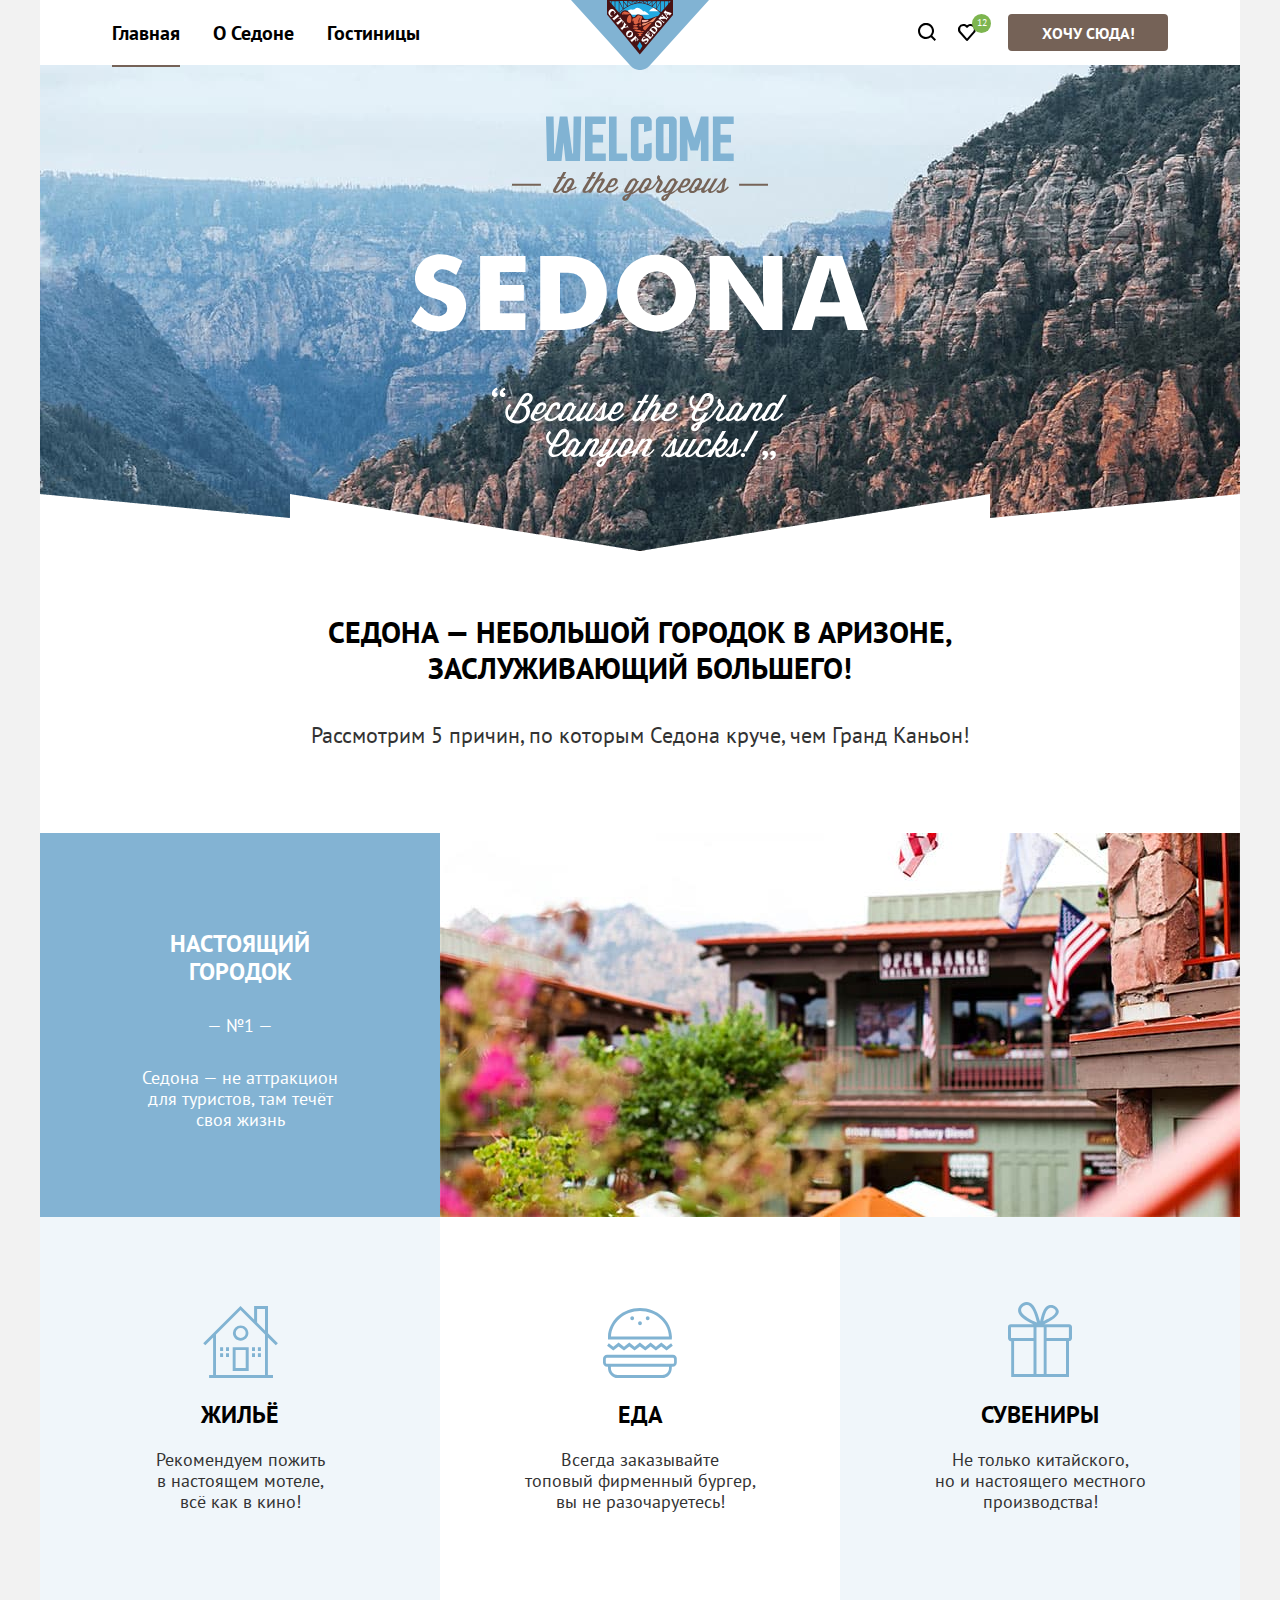
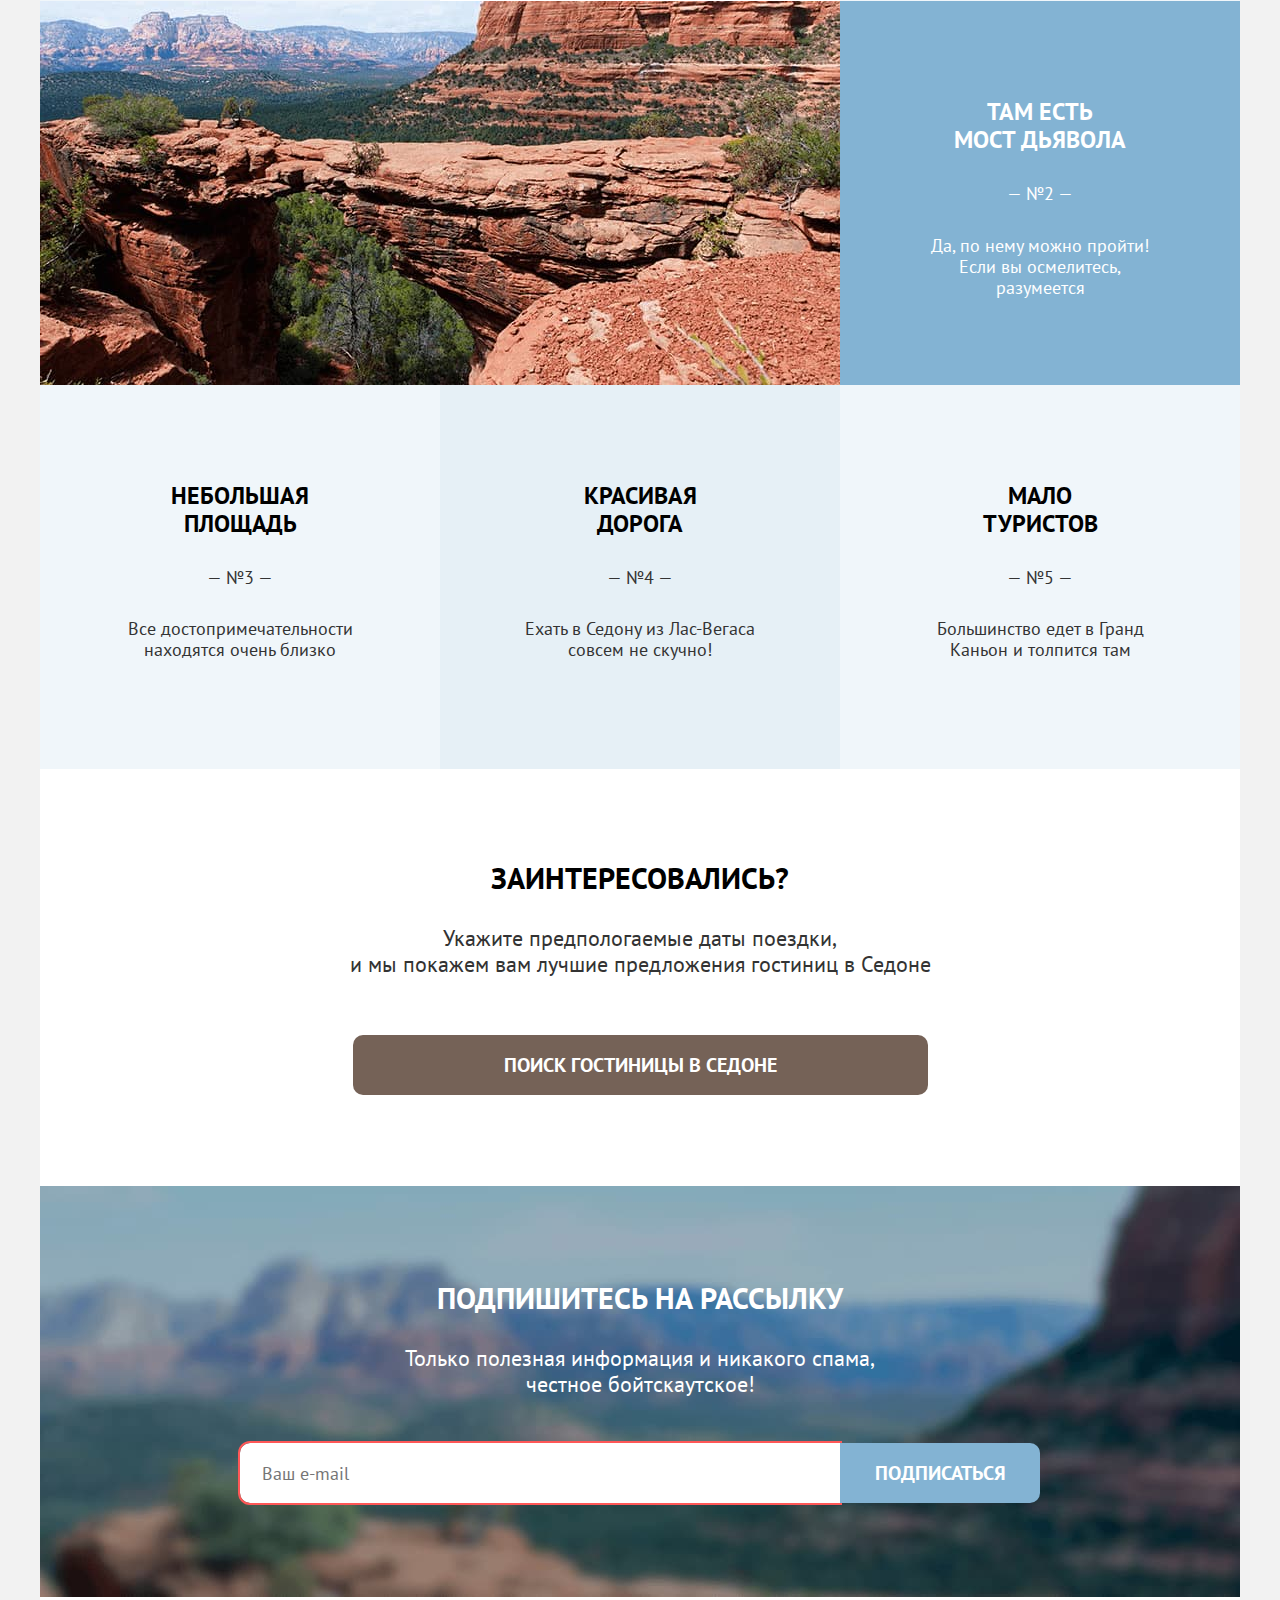
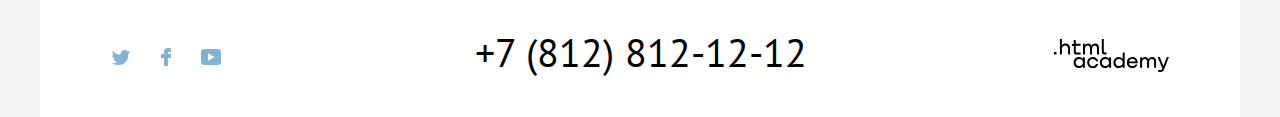
<file: index.html>
<!DOCTYPE html>
<html lang="ru">
  <head>
    <meta charset="utf-8">
    <title>HTML Academy: Седона</title>
  
    <link rel="stylesheet" href="css/styles.css">
    <link rel="icon" href="favicon.ico">

  </head>

  <body>

    <!--header-->

    <header class="navigation-header">
      <nav class="navigation">
        <ul class="navigation-list">
          <li class="navigation-item">
            <a class="navigation-link main navigation-link-current">Главная</a>
          </li>
          <li class="navigation-item">
            <a class="navigation-link about" href="about.html">О Седоне</a>
          </li>
          <li class="navigation-item">
            <a class="navigation-link catalog" href="catalog.html">Гостиницы</a>
          </li>
        </ul>
        <img class="page-header-logo" src="img/sedona-logo.svg" alt="Логотип города Седона" width="138" height="70"> 
        <ul class="navigation-list navigation-user">
          <li class="navigation-item look-for">
            <a class="navigation-link" href="#" >
              <svg class="navigation-icon" aria-hidden="true" focusable="false" width="18" height="19" xmlns="http://www.w3.org/2000/svg">
                <path d="m18 16.5-3.7-3.7A8 8 0 0 0 8-.1C3.6-.1 0 3.6 0 8a8 8 0 0 0 12.9 6.3l3.7 3.7 1.4-1.5ZM8 14a6 6 0 0 1-6-6 6 6 0 0 1 6-6 6 6 0 0 1 6 6 6 6 0 0 1-6 6Z"/>
              </svg>
              <span class="visually-hidden">
                Поиск
              </span>
            </a>
          </li>
          <li class="navigation-item favourite">
            <a class="navigation-link" href="#">
              <svg class="navigation-icon" aria-hidden="true" focusable="false" width="18" height="17" fill="none" xmlns="http://www.w3.org/2000/svg">
                <path d="M8.9 17a1 1 0 0 1-.8-.4l-7-7.9A5.4 5.4 0 0 1 5.5 0C6.8 0 8 .5 9 1.3a5.5 5.5 0 0 1 9 4.1c0 1.3-.5 2.5-1.3 3.4l-7 7.9c-.2.2-.4.3-.8.3Zm-6-9.5L9 14.4l6.2-7c.5-.5.7-1.2.7-2 0-1.8-1.5-3.3-3.3-3.3-1 0-2 .5-2.7 1.3-.3.3-.6.4-.9.4-.3 0-.6-.2-.8-.4a3.7 3.7 0 0 0-2.7-1.3 3.3 3.3 0 0 0-3.3 3.3c-.1.9.3 1.6.7 2.1-.1 0-.1 0 0 0Z"/>
              </svg>
              <span class="navigation-icon-like">12</span>
              <span class="visually-hidden">
                Избранные гостиницы
              </span>
            </a>
            <div class="popover popover-cart">
              <button class="popover-close-button button button-light">
                <span class="visually-hidden">Закрыть</span>
                <svg class="navigation-icon" aria-hidden="true" focusable="false" width="18" height="17" fill="none" xmlns="http://www.w3.org/2000/svg">
                  <path d="M8.9 17a1 1 0 0 1-.8-.4l-7-7.9A5.4 5.4 0 0 1 5.5 0C6.8 0 8 .5 9 1.3a5.5 5.5 0 0 1 9 4.1c0 1.3-.5 2.5-1.3 3.4l-7 7.9c-.2.2-.4.3-.8.3Zm-6-9.5L9 14.4l6.2-7c.5-.5.7-1.2.7-2 0-1.8-1.5-3.3-3.3-3.3-1 0-2 .5-2.7 1.3-.3.3-.6.4-.9.4-.3 0-.6-.2-.8-.4a3.7 3.7 0 0 0-2.7-1.3 3.3 3.3 0 0 0-3.3 3.3c-.1.9.3 1.6.7 2.1-.1 0-.1 0 0 0Z">
                  </path>
                </svg>
                <span class="navigation-icon-like">12</span>
              </button>
              <div class="popover-content">
                <h2 class="visually-hidden popover-title">Избранные гостиницы</h2>
                <ul class="cart-items-list">
                  <li class="cart-item">
                    <button class="cart-info">
                      <img class="cart-item-image" src="img/popover/hotel-2-small.png" alt="мотель Desert Quail Inn">
                      <p class="cart-item-title">Desert Quail Inn</p>
                      <p class="cart-item-type">Мотель</p>
                    </button>
                    <button type="button" class="cart-item-button button">
                      <svg width="16" height="16" fill="#none" xmlns="http://www.w3.org/2000/svg">
                        <path d="M15.3 2.3H.6c-.3 0-.6.2-.6.5s.3.6.6.6h1.7v12c0 .3.3.6.6.6h10.2c.3 0 .6-.3.6-.6v-12h1.7c.3 0 .6-.3.6-.6s-.4-.5-.7-.5Zm-2.8 12.5H3.4V3.4h9.1v11.4ZM6.2 1.2h3.4c.3 0 .6-.3.6-.6S10 0 9.7 0H6.2c-.3 0-.5.3-.5.6s.2.6.5.6Z" fill="#000"/><path d="M6.2 12c.3 0 .6-.3.6-.6V5.7c0-.3-.3-.6-.6-.6s-.6.3-.6.6v5.7c.1.3.3.6.6.6ZM9.7 12c.3 0 .6-.3.6-.6V5.7c0-.3-.3-.6-.6-.6s-.6.4-.6.6v5.7c0 .3.2.6.6.6Z" fill="#000"/>
                      </svg>
                      <span class="visually-hidden">Удалить из корзины</span>
                    </button>
                  </li>
                  <li class="cart-item">
                    <button class="cart-info">
                      <img class="cart-item-image" src="img/popover/hotel-3-small.png" alt="мотель Villas at Poco Diablo">
                      <p class="cart-item-title">Villas at Poco Diablo</p>
                      <p class="cart-item-type">Апартаменты</p>
                    </button>
                    <button type="button" class="cart-item-button button">
                      <svg width="16" height="16" fill="#none" xmlns="http://www.w3.org/2000/svg">
                        <path d="M15.3 2.3H.6c-.3 0-.6.2-.6.5s.3.6.6.6h1.7v12c0 .3.3.6.6.6h10.2c.3 0 .6-.3.6-.6v-12h1.7c.3 0 .6-.3.6-.6s-.4-.5-.7-.5Zm-2.8 12.5H3.4V3.4h9.1v11.4ZM6.2 1.2h3.4c.3 0 .6-.3.6-.6S10 0 9.7 0H6.2c-.3 0-.5.3-.5.6s.2.6.5.6Z" fill="#000"/><path d="M6.2 12c.3 0 .6-.3.6-.6V5.7c0-.3-.3-.6-.6-.6s-.6.3-.6.6v5.7c.1.3.3.6.6.6ZM9.7 12c.3 0 .6-.3.6-.6V5.7c0-.3-.3-.6-.6-.6s-.6.4-.6.6v5.7c0 .3.2.6.6.6Z" fill="#000"/>
                      </svg>
                      <span class="visually-hidden">Удалить из корзины</span>
                    </button>
                  </li>
                </ul>
                <button type="button" class="favourite-show-more">
                  <span class="favourite-show-more-title">все избранные</span>
                </button>
              </div>
            </div>
          </li>
          <li class="navigation-item want-here">
            <a class="navigation-link want-here" href="#">Хочу сюда!</a>
          </li>
        </ul>
      </nav>
    </header>

    <!--main-->

    <main class="main-container main-index">
      <div class="page-container">
        <div class="welcome-part">
          <h1 class="visually-hidden">Путешествие в Седону</h1>
          <img class="welcome" src="img/welcome.svg" alt="Welcome to the gorgeos Sedona Because Grand Canyon sucks!">
        </div>
        <div class="index-discription">
          <h2 class="title">Седона — небольшой городок в Аризоне, заслуживающий большего!</h2>
          <p class="title-discription">Рассмотрим 5 причин, по которым Седона круче, чем Гранд Каньон!</p>
        </div>
        <!--Далее идет описание особенностей и преимуществ путешествия в Седону-->
        <ol class="attraction-list">
          <li class="attraction-item real-city">
            <p class="attraction-title">Настоящий <br> городок</p>
            <p class="attraction-number ">— №1 —</p>
            <p class="attraction-discription">Седона — не аттракцион<br> для туристов, там течёт<br> своя жизнь</p>
            <img class="attraction-picture" src="img/sedona-real-city.jpg" alt="Город Седона">
          </li>
          <li>
            <section class="advantages">
              <ul class="advantages-list">
                <li class="advantages-item living">
                  <h3 class="advantages-title">ЖИЛЬЁ</h3>
                  <p class="advantages-discription">Рекомендуем пожить<br> в настоящем мотеле,<br> всё как в кино!</p>
                </li>
                <li class="advantages-item food">
                  <h3 class="advantages-title">ЕДA</h3>
                  <p class="advantages-discription">Всегда заказывайте<br> топовый фирменный бургер, вы не разочаруетесь!</p>
                </li>
                <li class="advantages-item souvenirs">
                  <h3 class="advantages-title souvenirs">СУВЕНИРЫ</h3>
                  <p class="advantages-discription">Не только китайского,<br> но и настоящего местного производства!</p>
                </li>
              </ul>
            </section>
          </li>
          <li class="attraction-item devil-bridge">
            <p class="attraction-title">Там есть <br> мост Дьявола</p>
            <p class="attraction-number">— №2 —</p>
            <p class="attraction-discription ">Да, по нему можно пройти! Если вы осмелитесь, разумеется</p> 
            <img class="attraction-picture" src="img/devil-bridge.jpg" alt="Мост Дьявола" width="800" height="384">
          <li class="attraction-item small-area">
            <p class="attraction-title">Небольшая <br> площадь</p>
            <p class="attraction-number">— №3 —</p>
            <p class="attraction-discription ">Все достопримечательности находятся очень близко</p>
          </li>
          <li class="attraction-item beautiful-road">
            <p class="attraction-title">Красивая <br> дорога</p>
            <p class="attraction-number">— №4 —</p>
            <p class="attraction-discription">Ехать в Седону из Лас-Вегаса совсем не скучно!</p> 
          </li>
          <li class="attraction-item few-tourists">
            <p class="attraction-title">Мало <br> туристов</p>
            <p class="attraction-number">— №5 —</p>
            <p class="attraction-discription">Большинство едет в Гранд Каньон и толпится там</p>
          </li>
        </ol>
        <div class="search-block">
          <section class="search">
            <h2 class="interect-title">Заинтересовались?</h2>
            <p class="interect-discription">Укажите предпологаемые даты поездки,<br> и мы покажем вам лучшие предложения гостиниц в Седоне</p>
            <button type="button" class="search-table">Поиск гостиницы в Седоне</button>
          </section>
        </div>
      </div>
    </main>

    <!-- footer -->

    <footer class="page-footer">
      <div class="page-footer-container">
        <div class="page-footer-mailing index-footer">
          <h2 class="visually-hidden">Рассылка новостей</h2>
          <p class="page-footer-mailing-title index-footer">Подпишитесь на рассылку</p>
          <p class="page-footer-mailing-discription index-footer">Только полезная информация и никакого спама,<br> честное бойтскаутское!</p>
          <form class="data-foot-subscribe" action="https://echo.htmlacademy.ru/" method="get">
            <input type="email" name="subscribe" id="subscribe" class="place-for-email" required placeholder="Ваш e-mail">
            <button type="submit" class="subscribe">Подписаться</button>
          </form>
        </div>
        <div class="page-footer-contactinfo">
          <div class="page-footer-social">
            <h2 class="visually-hidden">Мы в соиальных сетях</h2>
            <a class="footer-social-link footer-social-twitter" href="https://www.twitter.com/htmlacademy_ru">
              <span class="visually-hidden"  id="social-1">Твиттер</span>
            </a>
            <a class="footer-social-link footer-social-facebook" href="https://www.facebook.com/htmlacademy">
              <span class="visually-hidden footer-social-facebook" id="social-2">Фейсбук</span>
            </a>
            <a class="footer-social-link footer-social-youtube" href="https://www.youtube.com/HTMLAcademyRUS">
              <span class="visually-hidden" id="social-3">Ютуб</span>
            </a>
          </div>
          <div class="page-footer-contact">
            <address class="contact">
              <a class="contact-phone" href="tel:+78128121212">+7 (812) 812-12-12</a>
            </address>
          </div>
          <div class="page-footer-developer">
            <a class="footer-developer-link" id="footer-developer-academy" href="https://htmlacademy.ru/study">
              <svg class="footer-developer-logo" aria-hidden="true" focusable="false" width="115" height="34" fill="none" xmlns="http://www.w3.org/2000/svg">
                <path d="M0 12.9v2.6h2.5v-2.6H0ZM11.6 4.5c-1.6 0-2.8.7-3.6 1.7h-.1V0h-2v15.5h2v-5.3c0-2.1 1.3-3.6 3.3-3.6 1.8 0 2.9 1.4 2.9 3.2v5.7h2V9.4c.1-3-1.8-4.9-4.5-4.9ZM26.6 4.8h-4.8V1.1h-2v3.8h-1.9v2h1.9v6c0 1.7 1 2.7 2.7 2.7h4.1v-2h-3.7c-.7 0-1.1-.4-1.1-1.1V6.8h4.8v-2ZM41.1 4.6c-1.6 0-2.9.8-3.5 2.1h-.1a3.7 3.7 0 0 0-3.4-2.1c-1.4 0-2.5.8-3.1 1.8h-.1V4.8H29v10.6h2V10c0-2 1-3.5 2.6-3.5 1.5 0 2.4 1 2.4 2.6v6.3h2V9.8c0-2.4 1.4-3.3 2.6-3.3 1.5 0 2.4 1 2.4 2.6v6.3h2V8.9c.1-2.5-1.4-4.3-3.9-4.3ZM47.8 12.7c0 1.7 1 2.7 2.8 2.7h2v-2h-1.7c-.7 0-1.1-.4-1.1-1.1V0h-2v12.7ZM28.9 19.7a4.9 4.9 0 0 0-3.9-1.8c-3.1 0-5.4 2.3-5.4 5.6s2.3 5.6 5.4 5.6c1.8 0 3-.8 3.8-1.9h.1v1.6h2V18.2h-2v1.5Zm-3.6 7.4a3.5 3.5 0 0 1-3.6-3.6c0-2 1.4-3.6 3.6-3.6s3.6 1.6 3.6 3.6c0 1.9-1.4 3.6-3.6 3.6ZM44.2 22c-.5-2.4-2.6-4.1-5.4-4.1a5.4 5.4 0 0 0-5.6 5.6c0 3.1 2.2 5.6 5.6 5.6 2.8 0 4.9-1.8 5.4-4.2h-2.1a3.4 3.4 0 0 1-3.3 2.3 3.5 3.5 0 0 1-3.6-3.6c0-2 1.4-3.6 3.6-3.6 1.6 0 2.8 1 3.3 2.2h2.1V22ZM55.1 19.7a4.9 4.9 0 0 0-3.9-1.8c-3.1 0-5.4 2.3-5.4 5.6s2.3 5.6 5.4 5.6c1.8 0 3-.8 3.8-1.9h.1v1.6h2V18.2h-2v1.5Zm-3.6 7.4a3.5 3.5 0 0 1-3.6-3.6c0-2 1.4-3.6 3.6-3.6s3.6 1.6 3.6 3.6c0 1.9-1.5 3.6-3.6 3.6ZM68.7 19.8a5 5 0 0 0-3.9-1.9c-3.1 0-5.4 2.3-5.4 5.6s2.2 5.6 5.4 5.6c1.7 0 3-.8 3.8-1.8h.1v1.5h2V13.4h-2v6.4Zm-3.6 7.3a3.5 3.5 0 0 1-3.6-3.6c0-2 1.4-3.6 3.6-3.6s3.6 1.6 3.6 3.6c-.1 2-1.5 3.6-3.6 3.6ZM78.3 17.9a5.4 5.4 0 0 0-5.5 5.6c0 3 2.1 5.6 5.5 5.6 2.5 0 4.5-1.3 5.2-3.6h-2.1c-.5 1-1.6 1.6-3 1.6-1.9 0-3.3-1.3-3.4-2.9h8.8c.2-3.6-2-6.3-5.5-6.3Zm0 1.9c1.7 0 3 1 3.3 2.6h-6.5a3.2 3.2 0 0 1 3.2-2.6ZM98.2 17.9a4 4 0 0 0-3.6 2h-.1c-.6-1.2-1.8-2-3.4-2-1.4 0-2.5.7-3.1 1.8v-1.5h-1.9v10.6h2v-5.4c0-2 1-3.4 2.6-3.5 1.5 0 2.4 1 2.4 2.6v6.3h2v-5.6c0-2.4 1.4-3.3 2.6-3.3 1.5 0 2.4 1 2.4 2.6v6.3h2v-6.5c.1-2.6-1.4-4.4-3.9-4.4ZM109.4 27l-3.6-8.9h-2.2l4.8 11.6c-.3.9-.7 1.2-1.7 1.2h-2.5v2h2.5c1.8 0 2.8-.8 3.5-2.6l4.7-12.2h-2.1l-3.4 8.9Z"/>
              </svg>
              <span class="visually-hidden">
              HTML Academy
            </span>
            </a>
          </div>
        </div> 
      </div>
    </footer>

    <div class="modal-container modal-container-close">
      <div class="modal modal-dates">
        <button type="button" class="modal-close-button">
          <span class="visually-hidden">Закрыть</span>
        </button>
        <section class="modal-content">
          <h2 class="modal-title">Поиск гостиницы в Седоне</h2>
          <form class="trip-dates" action="https://echo.htmlacademy.ru/" method="get">
            <fieldset form="" class="trip-date start-date">
              <p class="date-trip-title">Дата заезда:</p>
              <label>
                <input type="date" class="date-input" name="date-input" id="starting-date" required>
              </label>
            </fieldset>
            <fieldset class="trip-date end-date">
              <p class="date-trip-title">Дата выезда:</p>
              <label>
                <input type="date" class="date-input" name="date-input" id="ending-date">
              </label>
            </fieldset>
            <fieldset class="count">
              <div class="people-count elders">
                <p class="people-count-title">Взрослые:</p>
                <label class="count-elders">
                  <button class="modal-button less" type="button">
                    <span class="visually-hidden">Изменить минимальную цену</span>
                  </button>
                  <input type="number" class="counter" step="1" min="1" max="5" value="1" name="elders"/>
                  <button class="modal-button more" type="button">
                    <span class="visually-hidden">Изменить максимальную цену</span>
                  </button>
                </label>
              </div>
              <div class="people-count young">
              <p class="people-count-title people-count-title-young">Дети:</p>
              <p class="young-description">i</p>
              <label class="count-young">
                <button class="modal-button less" type="button">
                  <span class="visually-hidden">Изменить минимальную цену</span>
                </button>
                <input type="number" class="counter" step="1" min="0" max="5" value="0" name="young"/>
                <button class="more" type="button">
                  <span class="modal-button visually-hidden">Изменить максимальную цену</span>
                </button>
              </label>
              </div>
            </fieldset>
            <button type="submit" class="find-by-date">
              <span class="find-by-date-title">Найти</span> 
            </button>
          </form>
        </section>
      </div>

    </div>
  </body>
</html>
</file>
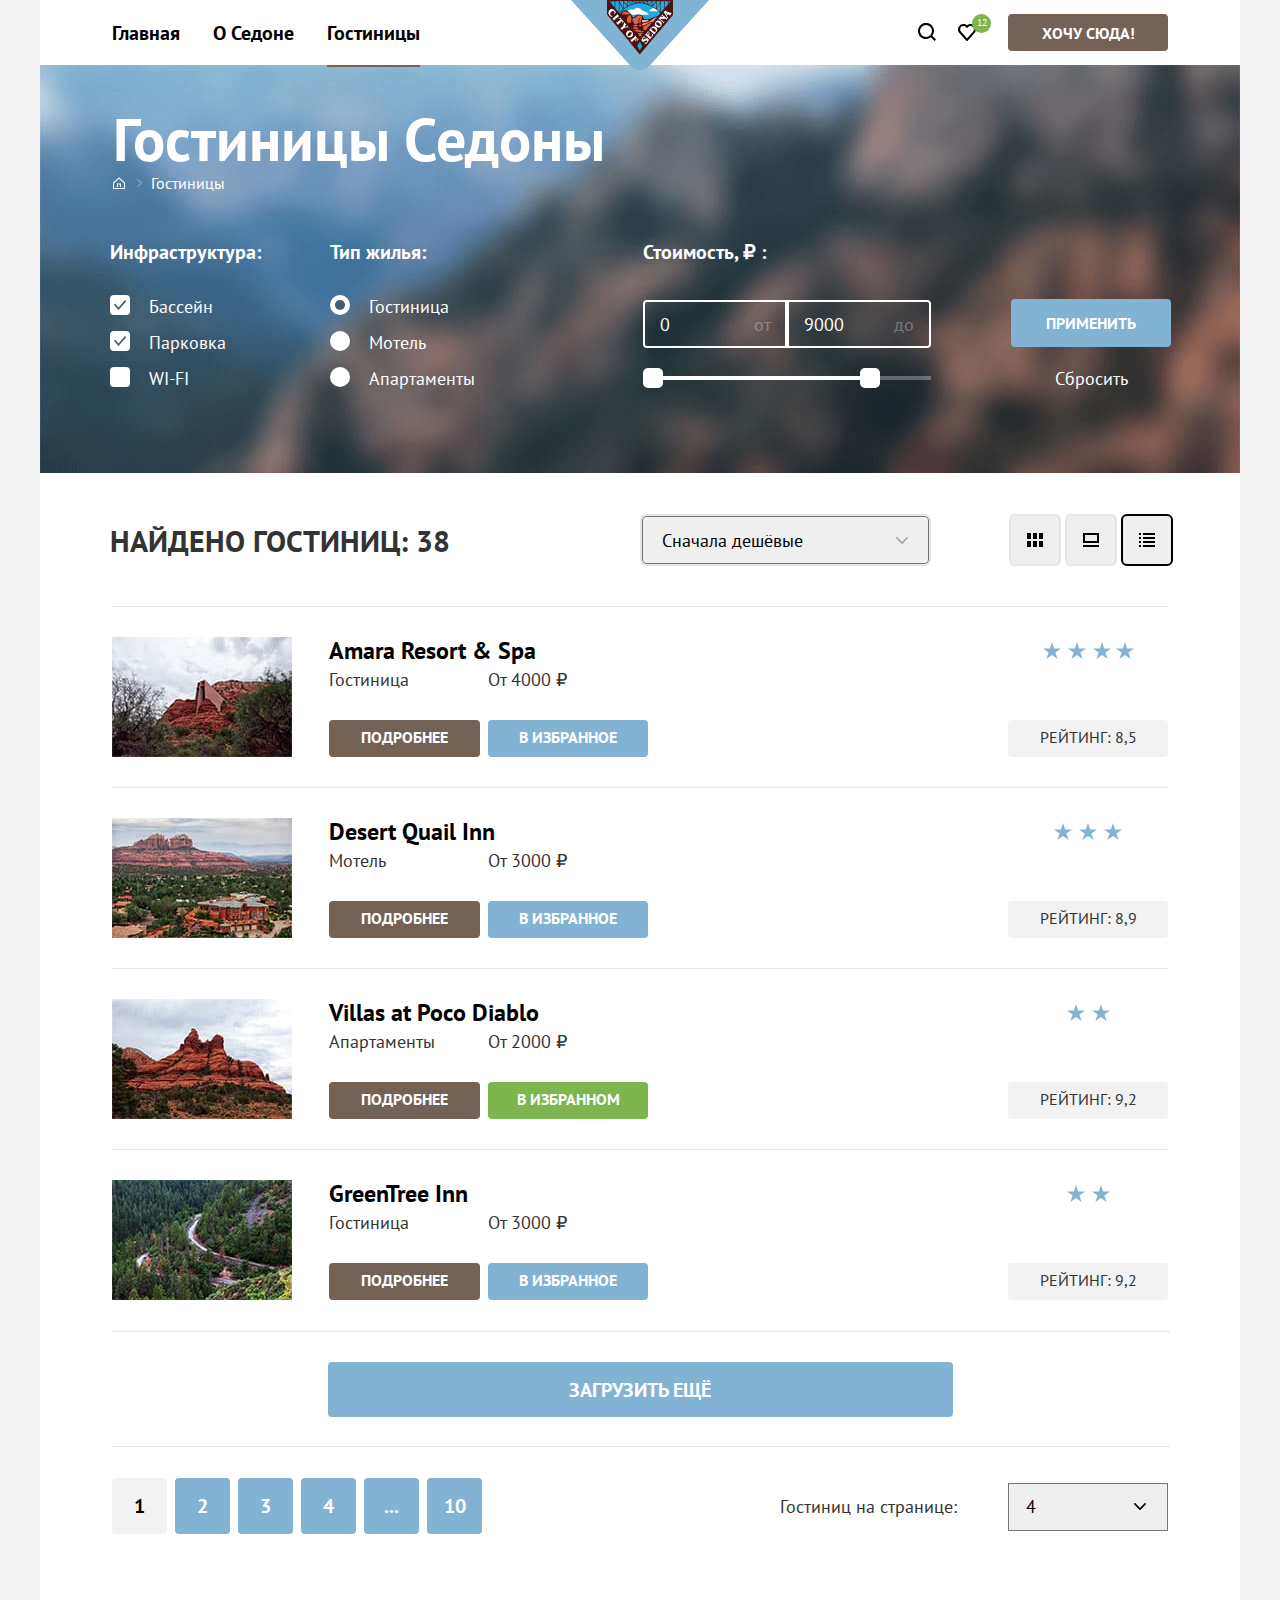
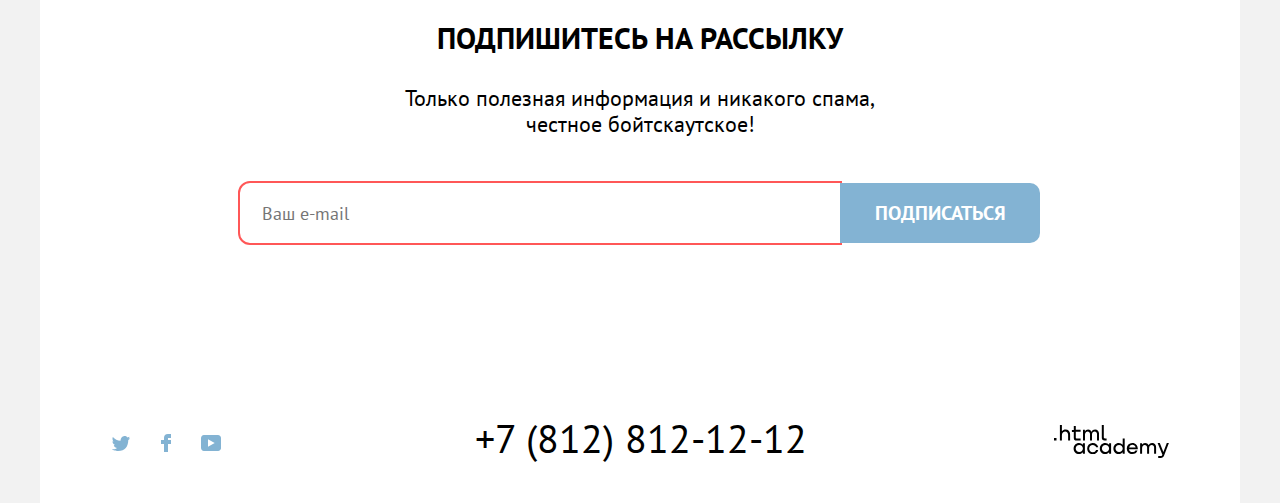
<file: catalog.html>
<!DOCTYPE html>
<html lang="ru">
  <head>
    <meta charset="utf-8">
    <title>HTML Academy: Седона</title>

    <link rel="stylesheet" href="css/styles.css">
    <link rel="icon" href="favicon.ico">

  </head>

  <body>

    <!--header-->

    <header class="navigation-header">
      <nav class="navigation">
        <ul class="navigation-list">
          <li class="navigation-item">
            <a class="navigation-link main" href="index.html">Главная</a>
          </li>
          <li class="navigation-item">
            <a class="navigation-link about" href="about.html">О Седоне</a>
          </li>
          <li class="navigation-item">
            <a class="navigation-link catalog navigation-link-current">Гостиницы</a>
          </li>
        </ul>
        <img class="page-header-logo" src="img/sedona-logo.svg" alt="Логотип города Седона" width="138" height="70"> 
        <ul class="navigation-list navigation-user">
          <li class="navigation-item look-for">
            <a class="navigation-link" href="#" >
              <svg class="navigation-icon" aria-hidden="true" focusable="false" width="18" height="19" xmlns="http://www.w3.org/2000/svg">
                <path d="m18 16.5-3.7-3.7A8 8 0 0 0 8-.1C3.6-.1 0 3.6 0 8a8 8 0 0 0 12.9 6.3l3.7 3.7 1.4-1.5ZM8 14a6 6 0 0 1-6-6 6 6 0 0 1 6-6 6 6 0 0 1 6 6 6 6 0 0 1-6 6Z"/>
              </svg>
              <span class="visually-hidden">
                Поиск
              </span>
            </a>
          </li>
          <li class="navigation-item favourite">
            <a class="navigation-link" href="#">
              <svg class="navigation-icon" aria-hidden="true" focusable="false" width="18" height="17" fill="none" xmlns="http://www.w3.org/2000/svg">
                <path d="M8.9 17a1 1 0 0 1-.8-.4l-7-7.9A5.4 5.4 0 0 1 5.5 0C6.8 0 8 .5 9 1.3a5.5 5.5 0 0 1 9 4.1c0 1.3-.5 2.5-1.3 3.4l-7 7.9c-.2.2-.4.3-.8.3Zm-6-9.5L9 14.4l6.2-7c.5-.5.7-1.2.7-2 0-1.8-1.5-3.3-3.3-3.3-1 0-2 .5-2.7 1.3-.3.3-.6.4-.9.4-.3 0-.6-.2-.8-.4a3.7 3.7 0 0 0-2.7-1.3 3.3 3.3 0 0 0-3.3 3.3c-.1.9.3 1.6.7 2.1-.1 0-.1 0 0 0Z"/>
              </svg>
              <span class="navigation-icon-like">12</span>
              <span class="visually-hidden">
                Избранные Гостиницы
              </span>
            </a>
            <div class="popover popover-cart">
              <button class="popover-close-button button button-light">
                <span class="visually-hidden">Закрыть</span>
                <svg class="navigation-icon" aria-hidden="true" focusable="false" width="18" height="17" fill="none" xmlns="http://www.w3.org/2000/svg">
                  <path d="M8.9 17a1 1 0 0 1-.8-.4l-7-7.9A5.4 5.4 0 0 1 5.5 0C6.8 0 8 .5 9 1.3a5.5 5.5 0 0 1 9 4.1c0 1.3-.5 2.5-1.3 3.4l-7 7.9c-.2.2-.4.3-.8.3Zm-6-9.5L9 14.4l6.2-7c.5-.5.7-1.2.7-2 0-1.8-1.5-3.3-3.3-3.3-1 0-2 .5-2.7 1.3-.3.3-.6.4-.9.4-.3 0-.6-.2-.8-.4a3.7 3.7 0 0 0-2.7-1.3 3.3 3.3 0 0 0-3.3 3.3c-.1.9.3 1.6.7 2.1-.1 0-.1 0 0 0Z">
                  </path>
                </svg>
                <span class="navigation-icon-like">12</span>
              </button>
              <div class="popover-content">
                <h2 class="visually-hidden popover-title">Избранные гостиницы</h2>
                <ul class="cart-items-list">
                  <li class="cart-item">
                    <button class="cart-info">
                      <img class="cart-item-image" src="img/popover/hotel-2-small.png" alt="мотель Desert Quail Inn">
                      <p class="cart-item-title">Desert Quail Inn</p>
                      <p class="cart-item-type">Мотель</p>
                    </button>
                    <button type="button" class="cart-item-button button">
                      <svg width="16" height="16" fill="#none" xmlns="http://www.w3.org/2000/svg">
                        <path d="M15.3 2.3H.6c-.3 0-.6.2-.6.5s.3.6.6.6h1.7v12c0 .3.3.6.6.6h10.2c.3 0 .6-.3.6-.6v-12h1.7c.3 0 .6-.3.6-.6s-.4-.5-.7-.5Zm-2.8 12.5H3.4V3.4h9.1v11.4ZM6.2 1.2h3.4c.3 0 .6-.3.6-.6S10 0 9.7 0H6.2c-.3 0-.5.3-.5.6s.2.6.5.6Z" fill="#000"/><path d="M6.2 12c.3 0 .6-.3.6-.6V5.7c0-.3-.3-.6-.6-.6s-.6.3-.6.6v5.7c.1.3.3.6.6.6ZM9.7 12c.3 0 .6-.3.6-.6V5.7c0-.3-.3-.6-.6-.6s-.6.4-.6.6v5.7c0 .3.2.6.6.6Z" fill="#000"/>
                      </svg>
                      <span class="visually-hidden">Удалить из корзины</span>
                    </button>
                  </li>
                  <li class="cart-item">
                    <button class="cart-info">
                      <img class="cart-item-image" src="img/popover/hotel-3-small.png" alt="мотель Villas at Poco Diablo">
                      <p class="cart-item-title">Villas at Poco Diablo</p>
                      <p class="cart-item-type">Апартаменты</p>
                    </button>
                    <button type="button" class="cart-item-button button">
                      <svg width="16" height="16" fill="#none" xmlns="http://www.w3.org/2000/svg">
                        <path d="M15.3 2.3H.6c-.3 0-.6.2-.6.5s.3.6.6.6h1.7v12c0 .3.3.6.6.6h10.2c.3 0 .6-.3.6-.6v-12h1.7c.3 0 .6-.3.6-.6s-.4-.5-.7-.5Zm-2.8 12.5H3.4V3.4h9.1v11.4ZM6.2 1.2h3.4c.3 0 .6-.3.6-.6S10 0 9.7 0H6.2c-.3 0-.5.3-.5.6s.2.6.5.6Z" fill="#000"/><path d="M6.2 12c.3 0 .6-.3.6-.6V5.7c0-.3-.3-.6-.6-.6s-.6.3-.6.6v5.7c.1.3.3.6.6.6ZM9.7 12c.3 0 .6-.3.6-.6V5.7c0-.3-.3-.6-.6-.6s-.6.4-.6.6v5.7c0 .3.2.6.6.6Z" fill="#000"/>
                      </svg>
                      <span class="visually-hidden">Удалить из корзины</span>
                    </button>
                  </li>
                </ul>
                <button type="button" class="favourite-show-more">
                  <span class="favourite-show-more-title">все избранные</span>
                </button>
              </div>
            </div>
          </li>
          <li class="navigation-item want-here">
            <a class="navigation-link want-here" href="#">Хочу сюда!</a>
          </li>
        </ul>
      </nav>
    </header>

    <!--main-->

    <main class="main-container main-inner">
      <div class="page-container-catalog">
        <header class="inner-header">
          <h1 class="inner-header-title">Гостиницы Седоны</h1>
          <ul class="breanchcrumbs">
            <li class="breanchcrumbs-item">
              <a class="breanchcrumbs-link to-main" href="index.html">
                <span class="visually-hidden">
                  Главная
                </span>
              </a>
            </li>
            <li class="breanchcrumbs-item">
              <a class="breanchcrumbs-link breanchcrumbs-current" href="catalog.html">Гостиницы</a>
            </li>
          </ul>
        </header>
      
        <section class="catalog-products">
          <h2 class="visually-hidden">Список критериев гостиниц</h2>
          <form class="catalog-filter" action="https://echo.htmlacademy.ru/" method="get">
            <fieldset class="catalog-filter-group infrastructure">
              <legend class="catalog-filter-title">Инфраструктура:</legend>
              <ul class="catalog-filter-list">
                <li class="catalog-filter-item">
                  <label class="control">
                    <input class="visually-hidden control-input" type="checkbox" name="pool" checked>
                    <span class="control-mark"></span>
                    <span class="control-label">Бассейн</span>
                  </label>
                </li>
                <li class="catalog-filter-item">
                  <label class="control">
                    <input class="visually-hidden control-input" type="checkbox" name="parking" checked>
                    <span class="control-mark"></span>
                    <span class="control-label">Парковка</span>
                  </label>
                </li>
                <li class="catalog-filter-item">
                  <label class="control">
                    <input class="visually-hidden control-input" type="checkbox" name="WI-FI">
                    <span class="control-mark"></span>
                    <span class="control-label">WI-FI</span>
                  </label>
                </li>
              </ul>
            </fieldset>

            <fieldset class="catalog-filter-group type-of-living">
              <legend class="catalog-filter-title">Тип жилья:</legend>
              <ul class="catalog-filter-list">
                <li class="catalog-filter-item">
                  <label class="control">
                    <input class="visually-hidden control-input" type="radio" name="type-of-living" value="hotel" checked>
                    <span class="control-mark"></span>
                    <span class="control-label">Гостиница</span>
                  </label>
                </li>
                <li class="catalog-filter-item">
                  <label class="control">
                    <input class="visually-hidden control-input" type="radio" name="type-of-living" value="motel" >
                    <span class="control-mark"></span>
                    <span class="control-label">Мотель</span>
                  </label>
                </li>
                <li class="catalog-filter-item">
                  <label class="control">
                    <input class="visually-hidden control-input" type="radio" name="type-of-living" value="apartaments">
                    <span class="control-mark"></span>
                    <span class="control-label">Апартаменты</span>
                  </label>
                </li>
               </ul>
            </fieldset>
          
            <fieldset class="catalog-filter-group price-group">
              <legend class="catalog-filter-title catalog-filter-title-moneycost">Стоимость, ₽ :</legend>
              <div class="range">
                <div class="range-wrapper-inputs">
                  <label class="catalog-filter-label">
                    <input class="catalog-filter-input start-price" type="number" name="min price" placeholder="0">
                    <span class="price-from">от</span>
                  </label>
                  <label class="catalog-filter-label">
                    <input class="catalog-filter-input final-price" type="number" name="max price" placeholder="9000">
                    <span class="price-to">до</span>
                  </label>
                </div>
                <div class="range-scale">
                  <div class="range-bar" style="left: 0; width: 227px;">
                    <button class="range-toggle toggle-min" type="button">
                      <span class="visually-hidden">Изменить минимальную цену</span>
                    </button>
                    <button class="range-toggle toggle-max" type="button">
                      <span class="visually-hidden">Изменить максимальную цену</span>
                    </button>
                  </div>
                </div>
              </div>
            </fieldset>

            <div class="catalog-button">
              <button class="button apply" type="submit">Применить</button>
              <button class="button cancel" type="reset">Сбросить</button>
            </div>
          </form>
        </section>
      </div>
      

        <div class="sorting-results">
          <p class="search-results">Найдено гостиниц: 38</p>
          <div class="sorting-type">
            <form class="sorting-container">
              <label class="visually-hidden" for="sorting">Сортировка</label>
              <select class="select-control" id="sorting-price" name="sorting">
                <option value="cheap">Сначала дешёвые</option>
                <option value="expensive">Сначала дорогие</option>
                <option value="popular">Сначала популярные</option>
              </select>
            </form>
        </div>

        <ul class="sorting-list">
          <li class="sorting-item">
            <button class="sorting icons" type="button" name="icons">
              <span class="visually-hidden sorting-label">Значки</span>
            </button>
          </li>
          <li class="sorting-item">
            <button class="sorting icons-with-a-signature" type="button" name="icons-with-a-signature">
              <span class="visually-hidden sorting-label">Знаки с подписью</span>
            </button>
          </li>
          <li class="sorting-item">
            <button class="sorting list sorting-input-current" type="button" name="list">
              <span class="visually-hidden sorting-label">Список</span>
            </button>
          </li>
        </ul>
      </div>

      <div class="catalog-bottom-column">
        <ul class="livingarea-list">
          <li class="livingarea-card">
            <a href="#" class="livingarea-card-image-link">
              <img class="livingarea-card-image" src="img/hotel/hotel-1.jpg" alt="Гостиница Amara Resort & Spa">
            </a>
            <a href="#" class="livingarea-card-title-link">
              <h3 class="livingarea-card-title">Amara Resort & Spa</h3>
            </a>
            <p class="livingarea-card-info">Гостиница</p>
            <b class="livingarea-card-price">От 4000 ₽</b>
            <a href="#" class="livingarea-card-button button more-info">подробнее</a>
            <a href="#" class="livingarea-card-button button add-favourite">в избранное</a>
            <div class="livingarea-card-stars stars-4">
              <p class="visually-hidden">4 звезды</p>
            </div>
            <p class="livingarea-card-rating">рейтинг: 8,5</p>
          </li>
          <li class="livingarea-card">
            <a href="#" class="livingarea-card-image-link">
              <img class="livingarea-card-image" src="img/hotel/hotel-2.jpg" alt="Мотель Desert Quail Inn">
            </a>
            <a href="#" class="livingarea-card-title-link">
              <h3 class="livingarea-card-title">Desert Quail Inn</h3>
            </a>
            <p class="livingarea-card-info">Мотель</p>
            <b class="livingarea-card-price">От 3000 ₽</b>
            <a href="#" class="livingarea-card-button button more-info">подробнее</a>
            <a href="#" class="livingarea-card-button button add-favourite">в избранное</a>
            <div class="livingarea-card-stars stars-3">
              <p class="visually-hidden">3 звезды</p>
            </div>
            <p class="livingarea-card-rating">рейтинг: 8,9</p>
          </li>
          <li class="livingarea-card">
            <a href="#" class="livingarea-card-image-link">
              <img class="livingarea-card-image" src="img/hotel/hotel-3.jpg" alt="Апартаменты Villas at Poco Diablo">
            </a>
            <a href="#" class="livingarea-card-title-link">
              <h3 class="livingarea-card-title">Villas at Poco Diablo</h3>
            </a>
            <p class="livingarea-card-info">Апартаменты</p>
            <b class="livingarea-card-price">От 2000 ₽</b>
            <a href="#" class="livingarea-card-button button more-info">подробнее</a>
            <a href="#" class="livingarea-card-button button in-favourite">в избранном</a>
            <div class="livingarea-card-stars stars-2">
              <p class="visually-hidden">2 звезды</p>
            </div>
            <p class="livingarea-card-rating">рейтинг: 9,2</p>
          </li>
          <li class="livingarea-card">
            <a href="#" class="livingarea-card-image-link">
              <img class="livingarea-card-image" src="img/hotel/hotel-4.jpg" alt="Гостиница GreenTree Inn">
            </a>
            <a href="#" class="livingarea-card-title-link">
              <h3 class="livingarea-card-title">GreenTree Inn</h3>
            </a>
            <p class="livingarea-card-info">Гостиница</p>
            <b class="livingarea-card-price">От 3000 ₽</b>
            <a href="#" class="livingarea-card-button button more-info">подробнее</a>
            <a href="#" class="livingarea-card-button button add-favourite">в избранное</a>
            <div class="livingarea-card-stars stars-2">
              <p class="visually-hidden">2 звезды</p>
            </div>
            <p class="livingarea-card-rating">рейтинг: 9,2</p>
          </li>
        </ul>
        <button class="button pagination-show-more" type="button">Загрузить ещё</button>
      </div>

        <!--Показ следующих страниц с местами проживания-->

      <div class="pagiantion-offers">
        <ul class="pagination-list">
          <li class="pagination-item">
            <a class="visually-hidden pagination-link pagination-prev pagination-disabled">
              <span class="visually-hidden">Предыдущая страница</span>
            </a>
          </li>
          <li class="pagination-item">
            <a class="pagination-link pagination-current">1</a>
          </li>
          <li class="pagination-item">
            <a class="pagination-link" href="#">2</a>
          </li>
          <li class="pagination-item">
            <a class="pagination-link" href="#">3</a>
          </li>
          <li class="pagination-item">
            <a class="pagination-link" href="#">4</a>
          </li>
          <li class="pagination-item">
            <a class="pagination-link" href="#">...</a>
          </li>
          <li class="pagination-item">
            <a class="pagination-link" href="#">10</a>
          </li>
          <li class="pagination-item">
            <a class="pagination-link pagination-next visually-hidden" href="#">
              <span class="visually-hidden">Следующая страница</span>
            </a>
          </li>
        </ul>
        <p class="lvivingarea-offers">Гостиниц на странице:</p>
        <div class="sorting-type-livingarea">
          <label class="visually-hidden" for="sorting">Колличество подходящих гостиниц на странице</label>
          <select class="select-control-bottom" id="sorting" name="sorting">
            <option value="4">4</option>
            <option value="5">5</option>
            <option value="6">6</option>
          </select>
        </div>
      </div>
    </main>

    <!-- footer -->

    <footer class="page-footer">
      <div class="page-footer-mailing catalog-footer">
        <h2 class="visually-hidden">Рассылка новостей</h2>
        <p class="page-footer-mailing-title catalog-footer">Подпишитесь на рассылку</p>
        <p class="page-footer-mailing-discription catalog-footer">Только полезная информация и никакого спама,<br> честное бойтскаутское!</p>
        <form class="data-foot-subscribe" action="https://echo.htmlacademy.ru/" method="get">
          <input type="email" name="subscribe" id="subscribe" class="place-for-email" required placeholder="Ваш e-mail">
          <button type="submit" class="subscribe">Подписаться</button>
        </form>
      </div>
      <div class="page-footer-contactinfo">
        <div class="page-footer-social">
          <h2 class="visually-hidden">Мы в соиальных сетях</h2>
          <a class="footer-social-link footer-social-twitter" href="https://www.twitter.com/htmlacademy_ru">
            <span class="visually-hidden"  id="social-1">Твиттер</span>
          </a>
          <a class="footer-social-link footer-social-facebook" href="https://www.facebook.com/htmlacademy">
            <span class="visually-hidden footer-social-facebook" id="social-2">Фейсбук</span>
          </a>
          <a class="footer-social-link footer-social-youtube" href="https://www.youtube.com/HTMLAcademyRUS">
            <span class="visually-hidden" id="social-3">Ютуб</span>
          </a>
        </div>
        <div class="page-footer-contact">
          <address class="contact">
            <a class="contact-phone" href="tel:+78128121212">+7 (812) 812-12-12</a>
          </address>
        </div>
        <div class="page-footer-developer">
          <a class="footer-developer-link" id="footer-developer-academy" href="https://htmlacademy.ru">
            <svg class="footer-developer-logo" aria-hidden="true" focusable="false" width="115" height="34" fill="none" xmlns="http://www.w3.org/2000/svg">
              <path d="M0 12.9v2.6h2.5v-2.6H0ZM11.6 4.5c-1.6 0-2.8.7-3.6 1.7h-.1V0h-2v15.5h2v-5.3c0-2.1 1.3-3.6 3.3-3.6 1.8 0 2.9 1.4 2.9 3.2v5.7h2V9.4c.1-3-1.8-4.9-4.5-4.9ZM26.6 4.8h-4.8V1.1h-2v3.8h-1.9v2h1.9v6c0 1.7 1 2.7 2.7 2.7h4.1v-2h-3.7c-.7 0-1.1-.4-1.1-1.1V6.8h4.8v-2ZM41.1 4.6c-1.6 0-2.9.8-3.5 2.1h-.1a3.7 3.7 0 0 0-3.4-2.1c-1.4 0-2.5.8-3.1 1.8h-.1V4.8H29v10.6h2V10c0-2 1-3.5 2.6-3.5 1.5 0 2.4 1 2.4 2.6v6.3h2V9.8c0-2.4 1.4-3.3 2.6-3.3 1.5 0 2.4 1 2.4 2.6v6.3h2V8.9c.1-2.5-1.4-4.3-3.9-4.3ZM47.8 12.7c0 1.7 1 2.7 2.8 2.7h2v-2h-1.7c-.7 0-1.1-.4-1.1-1.1V0h-2v12.7ZM28.9 19.7a4.9 4.9 0 0 0-3.9-1.8c-3.1 0-5.4 2.3-5.4 5.6s2.3 5.6 5.4 5.6c1.8 0 3-.8 3.8-1.9h.1v1.6h2V18.2h-2v1.5Zm-3.6 7.4a3.5 3.5 0 0 1-3.6-3.6c0-2 1.4-3.6 3.6-3.6s3.6 1.6 3.6 3.6c0 1.9-1.4 3.6-3.6 3.6ZM44.2 22c-.5-2.4-2.6-4.1-5.4-4.1a5.4 5.4 0 0 0-5.6 5.6c0 3.1 2.2 5.6 5.6 5.6 2.8 0 4.9-1.8 5.4-4.2h-2.1a3.4 3.4 0 0 1-3.3 2.3 3.5 3.5 0 0 1-3.6-3.6c0-2 1.4-3.6 3.6-3.6 1.6 0 2.8 1 3.3 2.2h2.1V22ZM55.1 19.7a4.9 4.9 0 0 0-3.9-1.8c-3.1 0-5.4 2.3-5.4 5.6s2.3 5.6 5.4 5.6c1.8 0 3-.8 3.8-1.9h.1v1.6h2V18.2h-2v1.5Zm-3.6 7.4a3.5 3.5 0 0 1-3.6-3.6c0-2 1.4-3.6 3.6-3.6s3.6 1.6 3.6 3.6c0 1.9-1.5 3.6-3.6 3.6ZM68.7 19.8a5 5 0 0 0-3.9-1.9c-3.1 0-5.4 2.3-5.4 5.6s2.2 5.6 5.4 5.6c1.7 0 3-.8 3.8-1.8h.1v1.5h2V13.4h-2v6.4Zm-3.6 7.3a3.5 3.5 0 0 1-3.6-3.6c0-2 1.4-3.6 3.6-3.6s3.6 1.6 3.6 3.6c-.1 2-1.5 3.6-3.6 3.6ZM78.3 17.9a5.4 5.4 0 0 0-5.5 5.6c0 3 2.1 5.6 5.5 5.6 2.5 0 4.5-1.3 5.2-3.6h-2.1c-.5 1-1.6 1.6-3 1.6-1.9 0-3.3-1.3-3.4-2.9h8.8c.2-3.6-2-6.3-5.5-6.3Zm0 1.9c1.7 0 3 1 3.3 2.6h-6.5a3.2 3.2 0 0 1 3.2-2.6ZM98.2 17.9a4 4 0 0 0-3.6 2h-.1c-.6-1.2-1.8-2-3.4-2-1.4 0-2.5.7-3.1 1.8v-1.5h-1.9v10.6h2v-5.4c0-2 1-3.4 2.6-3.5 1.5 0 2.4 1 2.4 2.6v6.3h2v-5.6c0-2.4 1.4-3.3 2.6-3.3 1.5 0 2.4 1 2.4 2.6v6.3h2v-6.5c.1-2.6-1.4-4.4-3.9-4.4ZM109.4 27l-3.6-8.9h-2.2l4.8 11.6c-.3.9-.7 1.2-1.7 1.2h-2.5v2h2.5c1.8 0 2.8-.8 3.5-2.6l4.7-12.2h-2.1l-3.4 8.9Z"/>
            </svg>
            <span class="visually-hidden">
              HTML Academy
            </span>
          </a>
        </div>
      </div> 
    </footer>
 
    <div class="modal-container modal-container-close">
      <div class="modal modal-dates">
        <button type="button" class="modal-close-button">
          <span class="visually-hidden">Закрыть</span>
        </button>
        <section class="modal-content">
          <h2 class="modal-title">Поиск гостиницы в Седоне</h2>
          <form class="trip-dates" action="https://echo.htmlacademy.ru/" method="get">
            <fieldset form="" class="trip-date start-date">
              <p class="date-trip-title">Дата заезда:</p>
              <label>
                <input type="date" class="date-input" name="date-input" id="starting-date" required>
              </label>
            </fieldset>
            <fieldset class="trip-date end-date">
              <p class="date-trip-title">Дата выезда:</p>
              <label>
                <input type="date" class="date-input" name="date-input" id="ending-date">
              </label>
            </fieldset>
            <fieldset class="count">
              <div class="people-count elders">
                <p class="people-count-title">Взрослые:</p>
                <label class="count-elders">
                  <button class="modal-button less" type="button">
                    <span class="visually-hidden">Изменить минимальную цену</span>
                  </button>
                  <input type="number" class="counter" step="1" min="1" max="5" value="1" name="elders"/>
                  <button class="modal-button more" type="button">
                    <span class="visually-hidden">Изменить максимальную цену</span>
                  </button>
                </label>
              </div>
              <div class="people-count young">
              <p class="people-count-title people-count-title-young">Дети:</p>
              <p class="young-description">i</p>
              <label class="count-young">
                <button class="modal-button less" type="button">
                  <span class="visually-hidden">Изменить минимальную цену</span>
                </button>
                <input type="number" class="counter" step="1" min="0" max="5" value="0" name="young"/>
                <button class="more" type="button">
                  <span class="modal-button visually-hidden">Изменить максимальную цену</span>
                </button>
              </label>
              </div>
            </fieldset>
            <button type="submit" class="find-by-date">
              <span class="find-by-date-title">Найти</span> 
            </button>
          </form>
        </section>
      </div>
    </div>

  </body>
</html>
</file>
<file: css/styles.css>
@font-face {
  font-family: "PT Sans";
  font-style: normal;
  font-weight: 400;

  src: url("../fonts/ptsans-400.woff2") format("woff2");
  font-display: swap;
}

@font-face {
  font-family: "PT Sans";
  font-style: normal;
  font-weight: 700;

  src: url("../fonts/ptsans-700.woff2") format("woff2");
  font-display: swap;
}

html {
  height: 100%;
}

body {
  display: flex;
  flex-direction: column;
  min-height: 100%;
  margin: 0; 
  font-family: "PT Sans", sans-serif;
  font-size: 18px;
  line-height: 21px;
  color: rgba(51, 51, 51, 1);
  background-color: rgb(255, 255, 255, 1);
  width: 1200px;
  margin: 0 auto;
  padding: 0 40px;
  box-shadow: inset 1280px 0px 0 0 rgba(242, 242, 242, 1);
}

.visually-hidden {
  position: absolute;
  width: 1px;
  height: 1px;
  margin: -1px;
  padding: 0;
  border: 0;
  clip: rect(0 0 0 0);
  overflow: hidden; 
} 

.main-container {
  flex-grow: 1;
  background-color: rgba(255, 255, 255, 1);
}

.navigation-header {
  position: relative;
  font-size: 20px;
  line-height: 25px;
  width: 1200px;
  color: inherit;
  font-weight: 700;
  background-color: inherit;
  text-decoration: none;
}

.navigation {
  display: flex; 
  justify-content: space-between;
  margin: 0 72px;  
}

.navigation-list {
  display: flex;
  flex-wrap: wrap;
  align-content: center;
  align-items: center;
  margin: 14px 0;
  padding: 0;
  list-style-type: none;
  gap: 33px;
  max-width: 380px;
}

.navigation-user {
  gap: 10px;
}


.page-header-logo {
position: absolute;
  top: 0;
  left: 0;
  right: 0;
  margin: auto;
}

.navigation-link {
  position: relative;
  display: block;
  font-family: "PT Sans", sans-serif;
  line-height: 26px;
  text-align: center;
  color: rgba(0, 0, 0, 1);
  text-decoration: none; 
}

.navigation-link-current::before {
  content: "";
  position: absolute;
  height: 2px;
  background-color: rgba(117, 98, 87, 1);
  top: 45px;
  width: 100%;
}

.navigation-link:hover {
  color: rgba(117, 98, 87, 1);
}

.navigation-link:focus {
  color: rgba(117, 98, 87, 1);
  outline: 3px solid rgba(131, 179, 211, 1);
  box-sizing: border-box;
  border-radius: 10px;
}

.navigation-link:active {
  color: rgba(117, 98, 87, 0.3);
  outline: 0px;
}

.navigation-item {
  position: relative;
}

.navigation-item + .navigation-item.want-here {
  margin-left: 16px;
}

.navigation-icon {
  position: absolute;
  top: 0;
  bottom: 0;
  left: 0;
  right: 0;
  margin: auto;
  fill: rgba(0, 0, 0, 1);
}

.navigation-link:hover .navigation-icon {
  fill: rgba(117, 98, 87, 1);
}

.navigation-user .navigation-link:focus {
  fill: rgba(117, 98, 87, 1);
  outline: 3px solid rgba(131, 179, 211, 1);
  box-sizing: border-box;
  border-radius: 10px;
  width: 30px;
  height: 30px;  
}

.navigation-link:hover.want-here {
  width: 160px;
  font-size: 16px;
  color: rgba(255, 255, 255, 1);
  background-color: rgba(97, 80, 72, 1);
}

.navigation-link:focus.want-here {
  width: 160px;
  height: 37px;
  font-size: 16px;
  color: rgba(255, 255, 255, 1);
  background-color: rgba(97, 80, 72, 1);
  outline: 3px solid rgba(131, 179, 211, 1);
  border-radius: 4px;
}

.navigation-link:active.want-here {
  color: rgba(255, 255, 255, 0.3);
  outline: 0;
}

.navigation-user .navigation-link {
  width: 30px;
  height: 30px;
  padding: 0;
}

.navigation-icon-like {
  width: 19px;
  height: 19px;
  font-size: 10px;
  font-weight: 400;
  line-height: 18px;
  color: rgba(255, 255, 255, 1);
  background-color: rgba(125, 181, 79, 1);
  position: absolute;
  border-radius: 50%;
  left: 20px;
  bottom: 15px;
}

.welcome-part {
  display: flex;
  flex-direction: column;
  color: rgba(255, 255, 255, 1);
  background-color: rgba(0, 0, 0, 1);
  background-image: url("../img/background/index-background.jpg");
  background-size: 1200px 485px;
  background-repeat: no-repeat;
}

.welcome {
  margin: 371px;
  margin-top: 51px;
  margin-bottom: 26px;
  width: 458px;
  height: 352px;
}

.welcome-part::after {
  content: "";
  display: block;
  margin-top: auto;
  background-image: url(../img/welcome-decoration.png);
  width: 100%;
  height: 57px;
  background-repeat: no-repeat;

}

.navigation-link.want-here {
  width: 160px;
  height: 18px;
  font-weight: 700;
  font-size: 16px;
  line-height: 21px;
  text-transform: uppercase;
  padding: 0;
  padding-top: 9px;
  padding-bottom: 10px;
  color: rgba(255, 255, 255, 1);
  background-color: rgba(117, 98, 87, 1);
  border-radius: 4px;
}
  
.index-discription {
  display: flex;
  flex-direction: column;
}


.title {
  font-weight: 700;
  font-size: 30px;
  line-height: 36px;
  margin: 0 auto;
  margin-top: 63px;
  margin-bottom: 23px;
  width: 720px;
  height: 80px;
  text-align: center;
  text-transform: uppercase; 
  color: rgba(0, 0, 0, 1);
}

.title-discription {
  font-size: 22px;
  line-height: 36px;
  min-height: 37px;
  margin: 0 auto;
  margin-bottom: 79px;
  text-align: center;
}

.attraction-list {
  display: flex;
  flex-wrap: wrap;
  margin: 0;
  padding: 0;
  justify-content: center;
  align-content: center;
  text-align: center;
  list-style-type: none;
}

.attraction-item {
  display: flex;
  flex-wrap: wrap;
  flex-direction: column;
  text-align: center;
  text-transform: uppercase; 
  justify-items: center;
  align-items: center;
  background-color: rgba(131, 179, 211, 0.12);
  width: 400px;
  min-height: 384px;
}

.attraction-title {
  font-weight: 700;
  font-size: 24px;
  line-height: 28px;
  min-height: 60px;
  margin: 0;
  margin-top: 97px;
  margin-bottom: 25px;
  color: rgba(0, 0, 0, 1);
}

.attraction-number {
  margin: 0;
  margin-bottom: 26px;
  min-height: 25px;
}

.attraction-discription {
  width: 250px;
  min-height: 73px;
  margin: 0;
  margin-bottom: 77px;
  text-transform: none;
}

.attraction-picture {
  align-self: auto;
  width: 800px;
  height: 384px;
}

/*Со строки 309 по 376 гриды преимуществ в index */

.real-city {
  display: grid;
  width: 1200px;
  grid-template-areas:
  "real-title real-picture"
  "real-number real-picture"
  "real-discription real-picture";
  grid-template-columns: 400px auto;
  grid-template-rows: min-content auto min-content;
  color: rgba(255, 255, 255, 1);
  background-color: rgba(131, 179, 211, 1);
  align-items: flex-start;
  text-transform: uppercase; 
  justify-items: center;
  justify-content: center;
}

.real-city .attraction-title {
  grid-area: real-title;
  color: rgba(255, 255, 255, 1);
}

.real-city .attraction-number {
  grid-area: real-number;
}

.real-city .attraction-discription {
  grid-area: real-discription;
  width: 220px;
}

.real-city .attraction-picture {
  grid-area: real-picture;
}
  
.devil-bridge {
  display: grid;
  width: 1200px;
  grid-template-areas:
  "devil-picture devil-title"
  "devil-picture devil-number"
  "devil-picture devil-discription";
  grid-template-columns: auto 400px;
  grid-template-rows: min-content auto min-content;
  color: rgba(255, 255, 255, 1);
  background-color: rgba(131, 179, 211, 1);
  align-items: flex-start;
  text-transform: uppercase; 
  justify-items: center;
  justify-content: center;
}

.devil-bridge .attraction-title {
  grid-area: devil-title;
  color: rgba(255, 255, 255, 1);
}

.devil-bridge .attraction-number {
  grid-area: devil-number;
}

.devil-bridge .attraction-discription {
  width: 220px;
  grid-area: devil-discription;
}

.devil-bridge .attraction-picture {
  grid-area: devil-picture;
} 
.beautiful-road {
  background-color: rgba(131, 179, 211, 0.2);
}

.advantages-list {
  display: flex;
  justify-content: center;
  list-style-type: none;
  width: 1200px;
  padding: 0;
}

.advantages-item {
  display: flex;
  flex-direction: column;
  align-items: center;
  min-width: 400px;
  background-color: rgba(131, 179, 211, 0.12);
}

.advantages-item.living {
  background-image: url("../img/house.svg");
  background-repeat: no-repeat;
  background-size: 75px 72px;
  background-position:center 89px ;
}

.advantages-item.food {
  background-image: url("../img/burger.svg");
  background-repeat: no-repeat;
  background-size: 74px 70px;
  background-position:center 91px ;
}

.advantages-item.souvenirs {
  background-image: url("../img/present.svg");
  background-repeat: no-repeat;
  background-size: 64px 75px;
  background-position:center 85px ;
}

.food {
  background-color: rgba(255, 255, 255, 1);
}

.advantages-title {
  font-weight: 700;
  font-size: 24px;
  line-height: 28px;
  margin-top: 184px;
  margin-bottom: 20px;
  text-align: center;
  text-transform: uppercase;
  color: rgba(0, 0, 0, 1);
}

.advantages-discription {
  margin: 0;
  margin-bottom: 79px;
  width: 250px;
  min-height: 73px;
  text-align: center;
}

.search {
  display: flex;
  flex-direction: column;
  margin: 0 auto;
  align-items: center;
}

.search-block {
  display: flex;
  flex-direction: column;
}

.interect-title {
  font-weight: 700;
  font-size: 30px;
  line-height: 36px;
  width: 720px;
  min-height: 50px;  
  text-align: center;
  margin-top: 91px;
  margin-bottom: 15px;
  text-transform: uppercase; 
  color: rgba(0, 0, 0, 1);
}

.interect-discription {
  font-size: 22px;
  line-height: 26px;
  width: 720px;
  margin: 0;  
  margin-bottom: 58px;
  text-align: center;
}

.search-table {
  font-family: "PT Sans", sans-serif;
  font-weight: 700;
  font-size: 20px;
  line-height: 36px;
  width: 575px;  
  text-align: center;
  text-transform: uppercase;
  color: rgba(255, 255, 255, 1);
  background-color: rgba(117, 98, 87, 1);
  border-radius: 10px;
  border: 0px;
  padding: 12px 0;
  margin-bottom: 91px;
  cursor: pointer;
}

.search-table:hover {
  background-color: rgba(97, 80, 72, 1);
}

.search-table:focus {
  background-color: rgba(97, 80, 72, 1);
  outline: 3px solid rgba(131, 179, 211, 1);
  box-sizing: border-box;
  border-radius: 10px;
}

.search-table:active {
  color: rgba(255, 255, 255, 0.3);
  border-radius: 10px;
  outline: 0px;
}

.page-footer {
  display: flex;
  flex-direction: column;
  align-content: center;
  width: 1200px;
  margin: 0 auto;
  background-color: rgba(255, 255, 255, 1);
}

.page-footer-mailing {
  display: flex;
  margin: 0 auto;
  color: rgba(0, 0, 0, 1);
  flex-direction: column;
  align-items: center;
  width: 1200px;
}

.page-footer-mailing.index-footer {
  background-color: rgba(0, 0, 0, 1);
  background-image: url(../img/background/mailing-background.jpg);
  background-position: 100%;
  background-size: 100% 100%;
  background-repeat: no-repeat;
  margin: 0 auto;
}
.page-footer-mailing-title {
  font-weight: 700;
  font-size: 30px;
  line-height: 36px;
  margin-top: 94px;
  margin-bottom: 15px;
  width: 720px;
  min-height: 50px;
  text-align: center;
  text-transform: uppercase;
  color: rgba(0, 0, 0, 1);
  cursor: default;
}

/*следующий стиль специально для footer в каталоге */

.page-footer-mailing-title.catalog-footer {
  margin-top: 85px;
}

.page-footer-mailing-discription {
  font-size: 22px;
  line-height: 26px;
  margin: 0;
  margin-bottom: 26px;
  width: 720px;
  min-height: 72px;
  text-align: center;
  color: rgba(0, 0, 0, 1);
  cursor: default;
}

.data-foot-subscribe {
  display: flex;
  gap: 0;
  margin-bottom: 94px;
}

/*следующий стиль для page-footer-mailing в index*/

.index-footer {
  color: rgba(255, 255, 255, 1);
}

/* следующий стиль специально для каталога*/

.catalog-footer .data-foot-subscribe {
  margin-bottom: 140px;
}

.place-for-email {
  width: 559px; 
  height: 60px;
  font-family: "PT Sans", sans-serif;
  font-size: 18px;
  line-height: 26px;
  color: rgba(0, 0, 0, 1);
  border-radius: 10px 0px 0px 10px;
  padding: 0;
  border: 0;
  padding-left: 22px;
  padding-right: 19px;
}

.place-for-email:hover {
  background-color: rgba(230, 230, 230, 1);
}

.place-for-email:focus {
  width: 600px;
  background-color: rgba(230, 230, 230, 1);
  outline: 3px solid rgba(131, 179, 211, 1);
  box-sizing: border-box;
}

.place-for-email:active {
  background-color: rgba(255, 255, 255, 1);
  outline: 3px solid rgba(0, 0, 0, 1);
  box-sizing: border-box;
}

.place-for-email:invalid {
  background-color: rgba(255, 255, 255, 1);
  outline: 2px solid rgba(255, 87, 87, 1);
}

.subscribe {
  width: 200px;
  color: rgba(255, 255, 255, 1);
  background-color: rgba(131, 179, 211, 1);
  border-radius: 0px 10px 10px 0px;
  border: 0;
  cursor: pointer;
}

.subscribe:hover {
  background-color: rgba(104, 162, 202, 1);
  border-radius: 0px 10px 10px 0px;
}

.subscribe:focus {
  background-color: rgba(104, 162, 202, 1);
  outline: 3px solid rgba(117, 98, 87, 1);
  border-radius: 0px 10px 10px 0px;
}

.subscribe:active {
  color: rgba(255, 255, 255, 0.3);
  outline: 0px;
}

.page-footer-contactinfo {
  display: flex;
  justify-content: flex-start;
}

.page-footer-social {
  display: flex;
  flex-wrap: wrap; 
  margin: 0;
  margin-right: 50px;
  margin-left: 61px;
  padding: 0;
  align-content: center;
  max-width: 180px;
  gap: 5px;
}

.page-footer-social a {
  width: 40px;
  height: 40px;
  outline: 0;
}

.footer-social-link {
  display: block;
  height: 18px;
  background-repeat: no-repeat;
  background-position: center;
}

.footer-social-link:hover {
  fill: rgba(104, 162, 202, 1);
}

.footer-social-link:focus {
  fill:  rgba(104, 162, 202, 1);
  width: 40px;
  height: 40px;
  border: 3px solid rgba(131, 179, 211, 1);
  box-sizing: border-box;
  border-radius: 10px;
}

.footer-social-link:active {
  fill: rgba(104, 162, 202, 1);
  opacity: 0.3;
  outline: 0px;
}

.footer-social-twitter {
  background-image: url("../img/social/social-twitter.svg");
}

.footer-social-facebook {
  background-image: url("../img/social/social-facebook.svg");
}

.footer-social-youtube {
  background-image: url("../img/social/social-youtube.svg");
}

.page-footer-social a:nth-child(3n) {
  margin-right: 0;
}

.page-footer-contact {
  width: 720px;
  min-height: 50px;
  margin-top: 35px;
  margin-bottom: 30px;
  margin-right: 30px;
  text-align: center;
}

.page-footer-developer {
  position: relative;
  width: 160px;
  height: 70px;
  margin-top: 24px;
  margin-bottom: 26px;
}

.footer-developer-link {
  position: absolute;
  top: 0;
  left: 0;
  bottom: 0;
  right: 0;
  margin: auto;
}

.footer-developer-logo {
  position: absolute;
  top: 0;
  left: 0;
  bottom: 0;
  right: 0;
  margin: auto;
  fill: rgba(0, 0, 0, 1);
}

.subscribe {
  font-family: "PT Sans", sans-serif;
  font-weight: 700;
  font-size: 20px;
  line-height: 26px;
  text-align: center;
  text-transform: uppercase;
  color: rgba(255, 255, 255, 1);
  background-color: rgba(131, 179, 211, 1);
  border-radius: 0px 10px 10px 0px;
}

.contact-phone {
  font-size: 40px;
  line-height: 40px;
  text-align: center;
  text-transform: uppercase;
  text-decoration: none;
  color: rgba(0, 0, 0, 1);
  font-style: normal;
  outline: 0;
}

.contact-phone:hover {
  color: rgba(117, 98, 87, 1);
}

.contact-phone:focus {
  color: rgba(117, 98, 87, 1);
  border: 3px solid rgba(131, 179, 211, 1);
  box-sizing: border-box;
  border-radius: 10px;
}

.contact-phone:active {
  color: rgba(117, 98, 87, 0.3);
  outline: 0px;
}

.footer-developer-link:hover .footer-developer-logo{
  fill: rgba(117, 98, 87, 1);
}

.footer-developer-link:focus {
  outline: 3px solid rgba(131, 179, 211, 1);
  border-radius: 10px;
  padding: 18px 22px;
}

.footer-developer-link:focus .footer-developer-logo {
  fill: rgba(117, 98, 87, 1);
}

.footer-developer-link:active {
  fill: rgba(117, 98, 87, 0.3);
  outline: 0;
}

.footer-developer-link:active .footer-developer-logo {
  fill: rgba(117, 98, 87, 0.3);
}
/* Ниже крупная разметка для каталога */

.page-container-catalog {
  display: flex;
  flex-wrap: wrap;
  width: 1200px;
  min-height: 408px;
  margin: 0 auto;
  background-color: rgba(0, 0, 0, 1);
  background-image: url("../img/background/catalog-background.jpg");
  background-position: 100%;
  background-size: 100% 100%;
  background-repeat: no-repeat;
}

.inner-header {
  display: flex;
  flex-direction: column;
  color: rgba(255, 255, 255, 1);
  width: 1200px;
  margin-left: 73px;
  margin-bottom: 45px;
}

.inner-header-title {
  margin-top: 35px;
  margin-bottom: 0;
  font-size: 60px;
  line-height: 78px;
}

.breanchcrumbs {
  display: flex;
  flex-wrap: wrap;
  margin: 0;
  margin-top: -5px;
  padding: 0;
  color: rgba(255, 255, 255, 1);
  list-style-type: none;
  height: 21px;
  line-height: 21px;
  font-size: 16px;
  gap: 26px;
}

.breanchcrumbs-item {
  position: relative;
  min-width: 12px;
  min-height: 12px;
}

.breanchcrumbs-link {
  font-weight: 400;
  font-size: 16px;
  text-decoration: none;
  color: inherit;
}

.to-main {
  position: absolute;
  left: 0;
  right: 0;
  top: 4px;
  background-image: url("../img/house-to-index.svg");
  background-repeat: no-repeat;
  background-position: center;
  width: 12px;
  height: 12px;
}

.breanchcrumbs-link:hover {
  opacity: 0.6;  
}

.breanchcrumbs-link:focus {
  outline: 3px solid rgba(131, 179, 211, 1);
  box-sizing: border-box;
  border-radius: 4px;
}

.breanchcrumbs-link:active {
  color: rgba(255, 255, 255, 0.3);
  outline: 0px;
}

.breanchcrumbs-current::before {
  content: "";
  position: absolute;
  width: 6px;
  height: 9px;
  background-image: url("../img/coursores/cookie-cursor.svg");
  background-repeat: no-repeat;
  opacity: 0.3;
  right: 82px;
  top: 6px;

}

.catalog-products {
  display: flex;
  margin-bottom: 70px;
}

.catalog-filter {
  display: flex;
  width: 1200px;
}

.catalog-filter-group {
  border-width: 0;
  margin: 0;
  padding: 0;
}

.infrastructure {
  margin-left: 70px;
  margin-right: 69px;
}

.type-of-living {
  margin-right: 169px;
}

.price-group {
  margin-right: 80px;
}

.control {
  position: relative;
  display: block;
  padding-left: 39px;
  margin-bottom: 13px;
}

.catalog-filter-title {
  font-weight: 700;
  font-size: 20px;
  line-height: 26px;
  padding: 0;
  color: rgba(255, 255, 255, 1);
  margin-bottom: 30px;
}

.catalog-filter-title-moneycost {
  margin-bottom: 35px;
}

.catalog-filter-list {
  margin: 0;
  padding: 0; 
  list-style-type: none;
}

.catalog-filter-item {
  max-width: 144px;
}

.control-mark {
  position: absolute;
  top: 0;
  left: 0;
  width: 20px;
  height: 20px;
  background-color: rgba(255, 255, 255, 1);
  border-radius: 4px;
  cursor: pointer;
}

.control-mark:hover {
  position: absolute;
  top: 0;
  left: 0;
  width: 20px;
  height: 20px;
  background-color: rgba(255, 255, 255, 0.6);
  border-radius: 4px;
  cursor: pointer;
}

.control-input:focus + .control-mark {
  position: absolute;
  top: 0;
  left: 0;
  width: 20px;
  height: 20px;
  background-color: rgba(255, 255, 255, 0.6);
  outline: 3px solid rgba(131, 179, 211, 1);
  border-radius: 4px;
  cursor: pointer;
}

.control-input .control-mark:active {
  position: absolute;
  top: 0;
  left: 0;
  width: 20px;
  height: 20px;
  background-color: rgba(255, 255, 255, 0.3);
  outline: 0;
  border-radius: 4px;
  cursor: pointer;
}

.control-input[type="checkbox"]:checked + .control-mark::before {
  position: absolute;
  content: "";
  width: 12px;
  height: 10px;
  background-image: url("../img/checked.svg");
  top: 0;
  bottom: 0;
  left: 0;
  right: 0;
  margin: auto;
}

.control-input[type="radio"] + .control-mark {
 border-radius: 50%;
}

.control-input[type="radio"]:checked + .control-mark::before {
  position: absolute;
  top: 0;
  left: 0;
  bottom: 0;
  right: 0;
  margin: auto;
  width: 10px;
  height: 10px;
  background-color: rgba(63, 94, 114, 1);
  border-radius: 50%;
  content: "";
}

.control-label {
  line-height: 23px;
  color: rgba(255, 255, 255, 1);
}

.catalog-button {
  display: flex;
  flex-direction: column;
  margin-top: 60px;
}

.catalog-bottom-column {
  display: flex;
  flex-direction: column;
  width: 1056px;
  margin: 0 auto;
  margin-bottom: 61px;
  align-items: center;
}

.range-wrapper-inputs {
  display: flex;
  justify-content: center;
}

.catalog-filter-label {
  display: flex;
  position: relative;
  align-items: center;
  background-color: inherit;
  color: rgba(255, 255, 255, 0.3);
}

.catalog-filter-label:first-child {
  border-radius: 4px 0 0 4px;
}

.catalog-filter-label:last-child {
  border-radius: 0 4px 4px 0;
}

.catalog-filter-label:last-child::before {
  position: absolute;
  width: 48px;
  height: 0;
  border: 2px solid rgba(255, 255, 255, 1);
  transform: rotate(90deg);
}

.catalog-filter-input {
  width: 110px;
  padding-top: 12px;
  padding-bottom: 11px;
  padding-left: 15px;
  padding-right: 15px;
  font: inherit;
  color: rgba(255, 255, 255, 1);
  background-color: transparent;
  border: 2px solid rgba(255, 255, 255, 1);
  appearance: textfield;
}

.start-price {
  border-radius: 4px 0 0 4px;
}

.final-price {
  border-radius: 0 4px 4px 0;
}

.catalog-filter-input:hover {
  border: 2px solid rgba(255, 255, 255, 0.6);
}

.catalog-filter-input:focus {
  box-shadow: 0px 0px 0px 3px #81B3D2;
}

.catalog-filter-input:active {
  background-color: rgba(117, 98, 87, 1);
}

.catalog-filter-input::-webkit-outer-spin-button,
.catalog-filter-input::-webkit-inner-spin-button {
  appearance: none;
  margin: 0;
}

.catalog-filter-input::placeholder {
  color: rgba(255, 255, 255, 1);
}

.price-from {
  position: absolute;
  right: 16px;
}

.price-to {
 position: absolute;
 right: 17px;
}

.range-scale {
  position: relative;
  margin-top: 28px;
  margin-bottom: 16px;
  height: 4px;
  background-color: rgba(255, 255, 255, 0.3);
}

.range-bar {
  position: absolute;
  height: 4px;
  background-color: rgba(255, 255, 255, 1);
}

.range-toggle {
  position: absolute;
  width: 20px;
  height: 20px;
  background-color: rgba(255, 255, 255, 1);
  border: 0;
  border-radius: 5px;
  cursor: pointer;
}

.range-toggle:hover {
  box-shadow: 0px 4px 10px rgba(0, 0, 0, 0.25);
}

.range-toggle:focus {
  outline: 3px solid #83B3D3;
  box-shadow: 0px 4px 10px rgba(0, 0, 0, 0.25);
  border-radius: 5px;
}

.range-toggle:active {
  outline: 2px solid #83B3D3;
  box-shadow: 0px 7px 15px rgba(0, 0, 0, 0.4);
  border-radius: 5px;
}

.toggle-min {
  top: -8px;
}

.toggle-max {
  top: -8px;
  right: -10px;
}

.sorting-results {
  display: flex;
  align-items: center;
  margin-top: 43px;
  margin-bottom: 70px;
}

.search-results {
  font-size: 30px;
  line-height: 39px;
  font-weight: 700;
  text-transform: uppercase;
  margin: 0;
  margin-left: 70px;
  margin-right: 192px;
}

.sorting-container {
  display: flex;
  margin-right: 82px;
}

.sorting-list {
  display: flex;
  flex-wrap: wrap;
  justify-content: flex-end;
  list-style-type: none;
  padding: 0;
  margin: 0;
  column-gap: 8px;
}

.sorting-item {
  display: inline-block;
  width: 48px; 
  height: 48px;
}

.sorting {
  position: absolute;
  background-repeat: no-repeat;
  background-position: center;
  outline: 2px solid rgba(229, 229, 229, 1);
  border: 0;
  box-sizing: border-box;
  border-radius: 4px;
  width: 48px;
  height: 48px;
  cursor: pointer;
}

.icons {
  background-image: url("../img/model/mode-tile.svg");
}

.icons-with-a-signature {
  background-image: url("../img/model/mode-slideshow.svg");
}

.list {
  background-image: url("../img/model/mode-list.svg");
}

.sorting-input-current {
  outline: 2px solid rgba(0, 0, 0, 1);
  box-sizing: border-box;
  border-radius: 4px;
}

.sorting:hover,
.sorting:focus {
  outline : 2px solid rgba(131, 179, 211, 1);
}

.sorting:active {
  opacity: 0.3;
  outline: 0px;
}

.sorting-item::before {
  outline: 2px solid rgba(0, 0, 0, 1);
  box-sizing: border-box;
  border-radius: 4px;
}

.livingarea-list {
  display: flex;
  flex-direction: column;
  list-style-type: none;
  margin: 0;
  margin-bottom: 62px;
  padding: 0;
  gap: 58px;
}

.livingarea-card {
  position: relative;
  width: 1056px;
  display: grid;
  grid-template-columns: 180px 21px 151px 160px auto auto auto 160px;
  column-gap: 8px;
  row-gap: 1px;
  min-height: 123px;
  align-self: flex-end;
}

.livingarea-card::before {
  content: "";
  position: absolute;
  left: 0;
  width: 100%;
  height: 1px;
  background-color: rgba(230, 230, 230, 1);
  border: 0;
  top: -28px;
}

.livingarea-card-image-link {
  grid-column-start: 1;
  grid-column-end: 1;
  grid-row-start: 1;
  grid-row-end: 5;
  width: 180px;
  height: 120px;
  align-self: end;
}

.livingarea-card-image {
  width: 180px;
  height: 120px;
}

.livingarea-card-image-link:hover {
  opacity: 0.6;
}

.livingarea-card-image-link:focus {
  outline: 3px solid rgba(131, 179, 211, 1);
}

.livingarea-card-image-link:active {
  opacity: 0.3;
  outline: 0px;
}

.livingarea-card-title-link {
  grid-column-start: 3;
  grid-column-end: 5;
  text-decoration: none;
}

.livingarea-card-title {
  font-size: 24px;
  line-height: 31px;
  font-weight: 700;
  color: rgba(0, 0, 0, 1);
  grid-column-start: 4;
  grid-column-end: 7;
  margin: 0;
  padding-top: 1px;
}

.livingarea-card-title:hover {
  color: rgba(117, 98, 87, 1);
}

.livingarea-card-title-link:focus {
  color: rgba(117, 98, 87, 1);
  outline: 3px solid rgba(131, 179, 211, 1);
  box-sizing: border-box;
  border-radius: 10px;
}

.livingarea-card-title:active,
.livingarea-card-title-link:active {
  color: rgba(117, 98, 87, 0.3);
  outline: 0px;
}

.livingarea-card-info {
  grid-column-start: 3;
  grid-column-end: 4;
  grid-row-start: 2;
  grid-row-end: 3;
  margin: 0;
}

.livingarea-card-price {
  grid-column-start: 4;
  grid-column-end: 5;
  grid-row-start: 2;
  grid-row-end: 3;
  font-weight: 400;
}

.more-info {
  grid-column-start: 3;
  grid-column-end: 4;
  grid-row-start: 4;
  grid-row-end: 5;
  color: rgba(255, 255, 255, 1);
  background-color: rgba(117, 98, 87, 1);
  align-self: center;
  text-decoration: none;
  text-align: center;
  text-transform: uppercase;
  font-weight: 700;
  font-size: 16px;
  border-radius: 4px;
  padding-top: 7px;
  padding-bottom: 9px;
  min-height: 21px;
}

.more-info:hover {
  background-color: rgba(97, 80, 72, 1);
  border-radius: 4px;
}

.more-info:focus {
  background-color: rgba(97, 80, 72, 1);
  outline: 3px solid rgba(131, 179, 211, 1);
  border-radius: 4px;
}

.more-info:active {
  color: rgba(255, 255, 255, 0.3);
  background-color: rgba(97, 80, 72, 1);
  outline: 0px;
  border-radius: 4px;
  outline: 0px;
}

.add-favourite {
  grid-column-start: 4;
  grid-column-end: 5;
  grid-row-start: 4;
  grid-row-end: 5;
  color: rgba(255, 255, 255, 1);
  background-color: rgba(131, 179, 211, 1);
  align-self: center;
  text-decoration: none;
  text-align: center;
  text-transform: uppercase;
  font-weight: 700;
  font-size: 16px;
  border-radius: 4px;
  padding-top: 7px;
  padding-bottom: 9px;
  min-height: 21px;
}

.add-favourite:hover {
  background-color: rgba(104, 162, 202, 1);
border-radius: 4px;
}

.add-favourite:focus {
  background-color: rgba(104, 162, 202, 1);
  outline: 3px solid rgba(117, 98, 87, 1);
  border-radius: 4px
}

.add-favourite:active {
  color: rgba(255, 255, 255, 0.3);
  background-color: rgba(104, 162, 202, 1);
  border-radius: 4px;
  outline: 0px;
}

.in-favourite {
  grid-column-start: 4;
  grid-column-end: 5;
  grid-row-start: 4;
  grid-row-end: 5;
  color: rgba(255, 255, 255, 1);
  background-color: rgba(125, 181, 79, 1);
  align-self: center;
  text-decoration: none;
  text-align: center;
  text-transform: uppercase;
  font-weight: 700;
  font-size: 16px;
  border-radius: 4px;
  padding-top: 7px;
  padding-bottom: 9px;
  min-height: 21px;
}

.in-favourite:hover {
  background-color: rgba(108, 158, 66, 1);
border-radius: 4px;
}

.in-favourite:focus {
  background-color: rgba(108, 158, 66, 1);
  outline: 3px solid rgba(117, 98, 87, 1);
  border-radius: 4px
}

.in-favourite:active {
  color: rgba(255, 255, 255, 0.3);
  background-color: rgba(108, 158, 66, 1);
  border-radius: 4px;
  outline: 0px;
}

.livingarea-card-stars {
  grid-column-start: 8;
  grid-column-end: 9;
}

.stars-4 {
  background-image: url("../img/stars/stars-4.svg");
  background-repeat: no-repeat;
  background-size: 91px 17px;
  background-position: center;
  justify-self: center;
  align-self: center;
  width: 91px;
  height: 17px;
}

.stars-3 {
  background-image: url("../img/stars/stars-3.svg");
  background-repeat: no-repeat;
  background-size: 68px 17px;
  background-position: center;
  justify-self: center;
  align-self: center;
  width: 68px;
  height: 17px;
}

.stars-2 {
  background-image: url("../img/stars/stars-2.svg");
  background-repeat: no-repeat;
  background-size: 43px 17px;
  background-position: center;
  justify-self: center;
  align-self: center;
  width: 43px;
  height: 17px;
}

.livingarea-card-rating {
  width: 160px;
  min-height: 21px;
  padding-top: 7px;
  padding-bottom: 9px;
  grid-column-start: 8;
  grid-column-end: 9;
  grid-row-start: 4;
  grid-row-end: 5;
  margin: 0;
  background-color: rgba(242, 242, 242, 1);
  border: 0;
  border-radius: 4px;
  font-size: 16px;
  text-align: center;
  text-transform: uppercase;
  align-self: center;
  justify-self: flex-end;
  cursor: default;
}

.livingarea-card-info,
.livingarea-card-price {
  line-height: 23px;
  cursor: default;
}

.pagiantion-offers {
  display: flex;
  justify-content: space-between;
  margin: 0 72px;
}

.pagination-list {
  display: flex;
  margin: 0;
  padding: 0;
  list-style-type: none;
  /*z-index поставлен для того, чтобы при фокусе не обрезалась рамка*/
  z-index: 1;
}

.pagination-item {
  margin-right: 8px;
}

.pagination-item:last-child,
.pagination-item:first-child {
  margin-right: 0;
}

.pagination-link {
  display: block;
  box-sizing: border-box;
  font-size: 20px;
  font-weight: 700;
  min-width: 55px;
  min-height: 55px;
  padding: 15px 16px;
  line-height: 26px;
  color: rgba(255, 255, 255, 1);
  background-color: rgba(131, 179, 211, 1);
  border-radius: 4px;
  text-decoration: none;
  text-align: center;
}

.pagination-link:hover {
  background-color: rgba(104, 162, 202, 1);
  border-radius: 4px;
}

.pagination-link:focus {
  background-color: rgba(104, 162, 202, 1);
  outline: 3px solid rgba(117, 98, 87, 1);
  border-radius: 4px;
}

.pagination-link:active {
  background-color: rgba(104, 162, 202, 0.3);
  outline: 0px;
}

.pagination-current {
  color: rgba(0, 0, 0, 1);
  background-color: rgba(242, 242, 242, 1);
}

.lvivingarea-offers {
  margin-left: auto;
  margin-right: 51px;
}

.sorting-type-livingarea {
  align-self: center;
  min-height: 48px;
}

.button.apply {
  font-family: "PT Sans", sans-serif;
  font-weight: 700;
  font-size: 16px;
  line-height: 21px;
  padding: 0;
  width: 160px;
  min-height: 48px;
  margin-bottom: 20px;
  color: rgba(255, 255, 255, 1);
  text-align: center;
  text-transform: uppercase;
  background: rgba(131, 179, 211, 1);
  border-radius: 4px;
  border: 0;
  cursor: pointer;
}

.button.apply:hover {
  background-color: rgba(104, 162, 202, 1);
  border-radius: 4px;
}

.button.apply:focus {
  background-color: rgba(104, 162, 202, 1);
  border: 3px solid rgba(255, 255, 255, 1);
  border-radius: 4px;
}

.button.apply:active {
  color: rgba(255, 255, 255, 0.3);
  border: 0;
}

.button.cancel {
  font-family: "PT Sans", sans-serif;
  font-size: 18px;
  line-height: 23px;
  text-align: center;
  padding: 0;
  width: 160px;
  height: 23px;
  color: rgba(255, 255, 255, 1);
  background-color: inherit;
  border: 0;
  cursor: pointer;
}

.button.cancel:hover {
  opacity: 0.6;
}

.button.cancel:focus {
  outline: 3px solid rgba(131, 179, 211, 1);
  box-sizing: border-box;
  border-radius: 4px; 
}

.button.cancel:active {
  opacity: 0.3;
  outline: 0px;
}


.button.pagination-show-more {
  font-family: "PT Sans", sans-serif;
  position: relative;
  font-weight: 700;
  font-size: 20px;
  line-height: 26px;
  width: 625px;
  height: 55px; 
  color: rgba(255, 255, 255, 1);
  text-align: center;
  text-transform: uppercase;
  background: rgba(131, 179, 211, 1);
  border-radius: 4px;
  border: 0;
  border: 2px solid transparent;
  box-sizing: border-box;
  border-radius: 4px;
  cursor: pointer;
}

.button.pagination-show-more:before {
  content: "";
  position: absolute;
  top: -33px;
  left: -218px;
  width: 1058px;
  height: 1px;
  background-color: rgba(230, 230, 230, 1);
  border: 0;
}

.button.pagination-show-more::after {
  content: "";
  position: absolute;
  bottom: -32px;
  left: -218px;
  width: 1058px;
  height: 1px;
  background-color: rgba(230, 230, 230, 1);
  border: 0;
}

.button.pagination-show-more:hover {
  background-color: rgba(104, 162, 202, 1);
}

.button.pagination-show-more:focus {
  background-color: rgba(104, 162, 202, 1);
  border: 3px solid rgba(117, 98, 87, 1);
  box-sizing: border-box;
  border-radius: 4px;
}

.button.pagination-show-more:active {
  background-color: rgba(104, 162, 202, 1);
  color: rgba(255, 255, 255, 0.3);
  border: 0px;
}

.select-control {
  font-family: "PT Sans", sans-serif;
  width: 287px;
  height: 48px;
  font-size: 18px;
  line-height: 23px;
  appearance: none;
  padding-left: 19px;
  padding-right: 94px;
  background-image: url("../img/coursores/cursor-1.svg");
  background-repeat: no-repeat;
  background-size: 12px 7px;
  background-position: center right 20px;
  outline: 2px solid rgba(230, 230, 230, 1);
  box-sizing: border-box;
  border-radius: 4px;
  cursor: pointer;
}

.select-control-bottom {
  font-family: inherit;
  font-size: inherit;
  font-weight: inherit;
  appearance: none;
  width: 160px;
  height: 48px;
  padding-left: 17px;
  padding-right: 100px;
  background-image: url("../img/coursores/cursor-2.svg");
  background-repeat: no-repeat;
  background-size: 12px 7px;
  background-position: center right 21px;
  cursor: pointer;
}

.select-control:hover,
.select-control:focus,
.select-control-bottom:hover,
.select-control-bottom:focus {
  outline: 2px solid rgba(131, 179, 211, 1);
  box-sizing: border-box;
  border-radius: 4px;
}

.select-control:active,
.select-control-bottom:active {
  outline: 2px solid rgba(230, 230, 230, 1);
  box-sizing: border-box;
  border-radius: 4px;
  opacity: 0.3;
}

.popover {
  position: absolute;
  top: 45px;
  right: -185px;
  width: 360px;
  min-height: 180px;
  background-color: rgba(255, 255, 255, 1);
  box-shadow: 0px 25px 50px rgba(0, 0, 0, 0.15);
  border: 1px solid rgba(230, 230, 230, 1);
  border-radius: 20px;
  padding: 24px 19px;
  display: none;
}

.popover::before {
  position: absolute;
  content: "";
  width: 250px;
  height: 9px;
  top: -9px;
  left: 188px;
  background-image: url("../img/popover/triangle.svg");
  background-position: center;
  background-repeat: no-repeat;
}

.popover-open {
  display: block;
}

.popover-close-button {
  position: absolute;
  top: -45px;
  right: 185px;
  width: 30px;
  height: 30px;
}

.popover-cart .popover-close-button {
  border: 0;
  top: -46px;
  left: 184px;
  background-repeat: no-repeat;
  background-position: center;
  background-color: transparent;
  cursor: pointer;
}

.popover-cart .popover-close-button:hover {
  fill: rgba(117, 98, 87, 1);
}


.popover-cart .popover-close-button:focus {
  fill: rgba(117, 98, 87, 1);
  outline: 3px solid rgba(131, 179, 211, 1);
  border-radius: 10px;
}

.popover-cart .popover-close-button:active {
  fill: rgba(117, 98, 87, 1);
  outline: 0;
  opacity: 0.3;
}

.popover-content {
  height: 100%;
}

.cart-items-list {
  padding: 0;
}

.cart-item {
  display: flex;
  position: relative;
  justify-content: space-between;
  margin-bottom: 26px;
  min-height: 48px;
}

.cart-info {
  display: grid;
  grid-template-columns: 48px 244px;
  grid-template-rows: 21px 21px;
  column-gap: 17px;
  border: 0;
  outline: 0;
  background-color: inherit;
}

.cart-info:hover {
  opacity: 0.6;
}

.cart-info:focus::after {
  content: "";
  position: absolute;
  top: -10px;
  left: 0;
  width: 211px;
  height: 68px;
  background-color: transparent;
  outline: 3px solid rgba(131, 179, 211, 1);
  box-sizing: border-box;
  border-radius: 10px;
}

.cart-info:active {
  opacity: 0.3;
}

.cart-item-image {
  grid-row-start: 1;
  grid-row-end: 3;
  align-self: center;
  width: 48px;
  height: 48px;
}

.cart-item-title {
  margin: 0;
  font-family: "PT Sans", sans-serif;
  font-weight: 700;
  font-size: 18px;
  line-height: 40px;
  align-self: center;
  color: rgba(0, 0, 0, 1);
  justify-self: flex-start;
}

.cart-item-type {
  margin: 0;
  align-self: center;
  font-family: "PT Sans", sans-serif;
  font-size: 16px;
  line-height: 40px;
  grid-column-start: 2;
  grid-column-end: 3;
  justify-self: flex-start;
}

.cart-item-button {
  width: 26px;
  height: 26px;
  padding: 0;
  margin: 0;
  margin-top: 3px;
    border: 0;
  opacity: 0.3;
  cursor: pointer;
  background-color: transparent;
}

.cart-item-button:hover {
  opacity: 1;
}

.cart-item-button:focus {
  opacity: 1;
  outline: 3px solid rgba(131, 179, 211, 1);
  border-radius: 10px;
}

.cart-item-button:active {
  opacity: 0.1;
  outline: 0;
}

.favourite-show-more {
  position: absolute;
  bottom: -2px;
  left: -1px;
  width: 400px;
  height: 60px;
  padding: 0;
  margin: 0;
  border: 0;
  background: rgba(117, 98, 87, 1);
  border-radius: 0px 0px 20px 20px;
  cursor: pointer;
}

.favourite-show-more-title {
  font-family: 'PT Sans', sans-serif;
  font-weight: 700;
  font-size: 16px;
  line-height: 21px;
  text-transform: uppercase;
  color: #ffffff;
}

.favourite-show-more:hover {
  background-color: rgba(97, 80, 72, 1);
}

.favourite-show-more:focus {
  background-color: rgba(97, 80, 72, 1);
  outline: 3px solid rgba(131, 179, 211, 1);
  border-radius: 0px 0px 20px 20px;
}

.favourite-show-more:active {
  outline: 0;
}

.favourite-show-more:active .favourite-show-more-title {
  color: rgba(255, 255, 255, 0.3);
}

.modal-container {
  position: fixed;
  top: 0;
  left: 0;
  display: flex;
  width: 100%;
  height: 100%;
  background-color: rgba(242, 242, 242, 0.8);
}

.modal-container-close {
  display: none;
}

.modal {
  position: relative;
  margin: auto;
  padding: 62px 70px 70px 70px;
  background-color: rgba(255, 255, 255, 1);
  color: rgba(0, 0, 0, 1);
  box-shadow: 0px 25px 50px rgba(0, 0, 0, 0.15);
  border-radius: 30px;
}

.modal-dates {
  width: 575px;
}

.modal-close-button {
  position: absolute;
  top: 53px;
  right: 71px;
  width: 53px;
  height: 53px;
  background-color: rgba(242, 242, 242, 1);
  border: none;
  border-radius: 50%;
  background-image: url("../img/close.svg");
  background-repeat: no-repeat;
  background-position: center;
  cursor: pointer;
}

.modal-close-button:hover {
  background-color: rgba(230, 230, 230, 1);;
}

.modal-close-button:focus {
  background-color: rgba(230, 230, 230, 1);
  outline: 3px solid rgba(131, 179, 211, 1);

}

.modal-close-button:active {
  background-color: rgba(230, 230, 230, 1);
  outline: 0;
  opacity: 0.3;
}

.modal-title {
  width: 499px;
  min-height: 67px;
  margin: 0;
  margin-top: -1px;
  margin-left: -3px;
  margin-bottom: 33px;
  font-family: "PT Sans", sans-serif;
  font-size: 30px;
  line-height: 40px;
  font-weight: 700;
  color: rgba(0, 0, 0, 1);
  text-transform: uppercase;
  cursor: default;
}

.trip-dates {
  display: flex;
  flex-wrap: wrap;
  flex-direction: column;
}

.trip-date {
  display: flex;
  position: relative;
  width: 575px;
  margin: 0;
  margin-bottom: 40px;
  padding: 0;
  border: 0;
}

.date-trip-title {
  display: inline-block;
  font-weight: 700;
  font-size: 18px;
  line-height: 40px;
  width: 155px;
  margin: 0;
  margin-top: 5px
}

.date-input {
  width: 380px;
  height: 50px;
  padding: 0 20px;
  font-weight: 700;
  font-size: 18px;
  line-height: 40px;
  border: 0;
  border-radius: 4px;
  cursor: pointer;
  background-color: rgba(242, 242, 242, 1);
}

.date-input:hover {
  background-color: rgba(230, 230, 230, 1);
}

.date-input:focus {
  background-color: rgba(230, 230, 230, 1);
  outline: 3px solid rgba(131, 179, 211, 1);
}

.date-input:active {
  background-color: rgba(255, 255, 255, 1);
  outline: 3px solid rgba(0, 0, 0, 1);
}

.date-input:invalid::after {
  position: absolute;
  width: 420px;
  height: 29px;
  top: 45px;
  right: 0;
  font-family: "PT Sans", sans-serif;
  font-weight: 400;
  font-size: 16px;
  line-height: 40px;
  content: "Неизвсестная ошибка";
  color: rgba(255, 87, 87, 1);
}

.date-input:disabled {
  outline: 0;
}

.count {
  display: flex;
  gap: 56px;
  height: 50px;
  align-items: center;
  width: 575px;
  margin: 0;
  margin-bottom: 40px;
  margin-left: 1px;
  padding: 0;
  border: 0;
}

.people-count {
  display: flex;
  position: relative;
  width: 288px;
}

.young {
  width: 233px;
}

.count-elders,
.count-young {
  position: relative;
  width: 133px;
}

.people-count-title {
  position: relative;
  font-weight: 700;
  font-size: 18px;
  line-height: 40px;
  width: 155px;
  margin: 0;
  margin-top: 5px;
  cursor: default;
}

.people-count-title-young {
  width: 54px;
}

.young-description {
  position: relative;
  width: 25px;
  height: 25px;
  margin: 0;
  margin-top: 15px;
  margin-right: 18px;
  font-weight: 400;
  font-size: 16px;
  line-height: 27px;
  color: rgba(255, 255, 255, 1);
  text-align: center;
  background-color: rgba(131, 179, 211, 1);
  border-radius: 50%;
}

.young-description:hover {
  background-color: rgba(104, 162, 202, 1);
}


.young-description:hover::after {
  position: absolute;
  content: "Укажите количество детей, которые будут с вами, возраст которых от 6 до 18 лет. Дети до 6 лет размещаются бесплатно.";
  font-weight: 400;
  line-height: 20px;
  color:rgba(255, 255, 255, 1);
  text-align: left;
  width: 216px;
  min-height: 110px;
  padding: 20px 18px 15px 22px;
  background-color: rgba(51, 51, 51, 1);
  box-shadow: 0px 15px 30px rgba(0, 0, 0, 0.3);
  border-radius: 10px;
  top: 40px;
  left: -115px;
}

.young-description:hover::before {
  position: absolute;
  content: "";
  width: 19px;
  height: 9px;
  top: 31px;
  left: 2px;
  background-color: transparent;
  background-image: url("../img/modal-window/triangle.svg");
  background-position: center;
  background-repeat: no-repeat;
}


.counter {
  width: 130px;
  min-height: 50px;
  padding: 0;
  font-weight: 700;
  font-size: 18px;
  line-height: 40px;
  text-align: center;
  background-color: rgba(242, 242, 242, 1);
  border: 0;
  outline: 0;
}

.counter::-webkit-outer-spin-button,
.counter::-webkit-inner-spin-button {
  appearance: none;
  margin: 0;
}

.less {
  width: 25px;
  height: 25px;
  position: absolute;
  top: 12px;
  left: 12px;
  z-index: 2;
  border: 1px solid transparent;
  outline: 0;
  background-image: url("../img/modal-window/less.svg");
  background-position: center;
  background-repeat: no-repeat;
  opacity: 0.6;
  cursor: pointer;
}

.more {
  width: 25px;
  height: 25px;
  padding: 0;
  position: absolute;
  top: 12px;
  right: 14px;
  z-index: 2;
  border: 1px solid transparent;
  outline: 0;
  background-image: url("../img/modal-window/more.svg");
  background-position: center;
  background-repeat: no-repeat;
  opacity: 0.6;
  cursor: pointer;
}

.less:hover,
.more:hover {
  opacity: 1;
}

.less:focus,
.more:focus {
  opacity: 1;
  border: 3px solid rgba(131, 179, 211, 1);
  border-radius: 4px;
}

.less:active,
.more:active {
  opacity: 0.3;
  border: 0;
}

.find-by-date {
  width: 575px;
  height: 60px;
  color: #ffffff;
  background-color: rgba(131, 179, 211, 1);
  border: 0;
  border-radius: 10px;
  text-transform: uppercase;
}

.find-by-date-title {
  font-weight: 700;
  font-size: 20px;
  line-height: 40px;

}

.find-by-date:hover {
background-color: rgba(104, 162, 202, 1);
}

.find-by-date:focus {
  background-color: rgba(104, 162, 202, 1);
  outline: 3px solid rgba(117, 98, 87, 1);;
}

.find-by-date:active .find-by-date-title {
  opacity: 0.3;
  outline: 0px;
}
</file>
